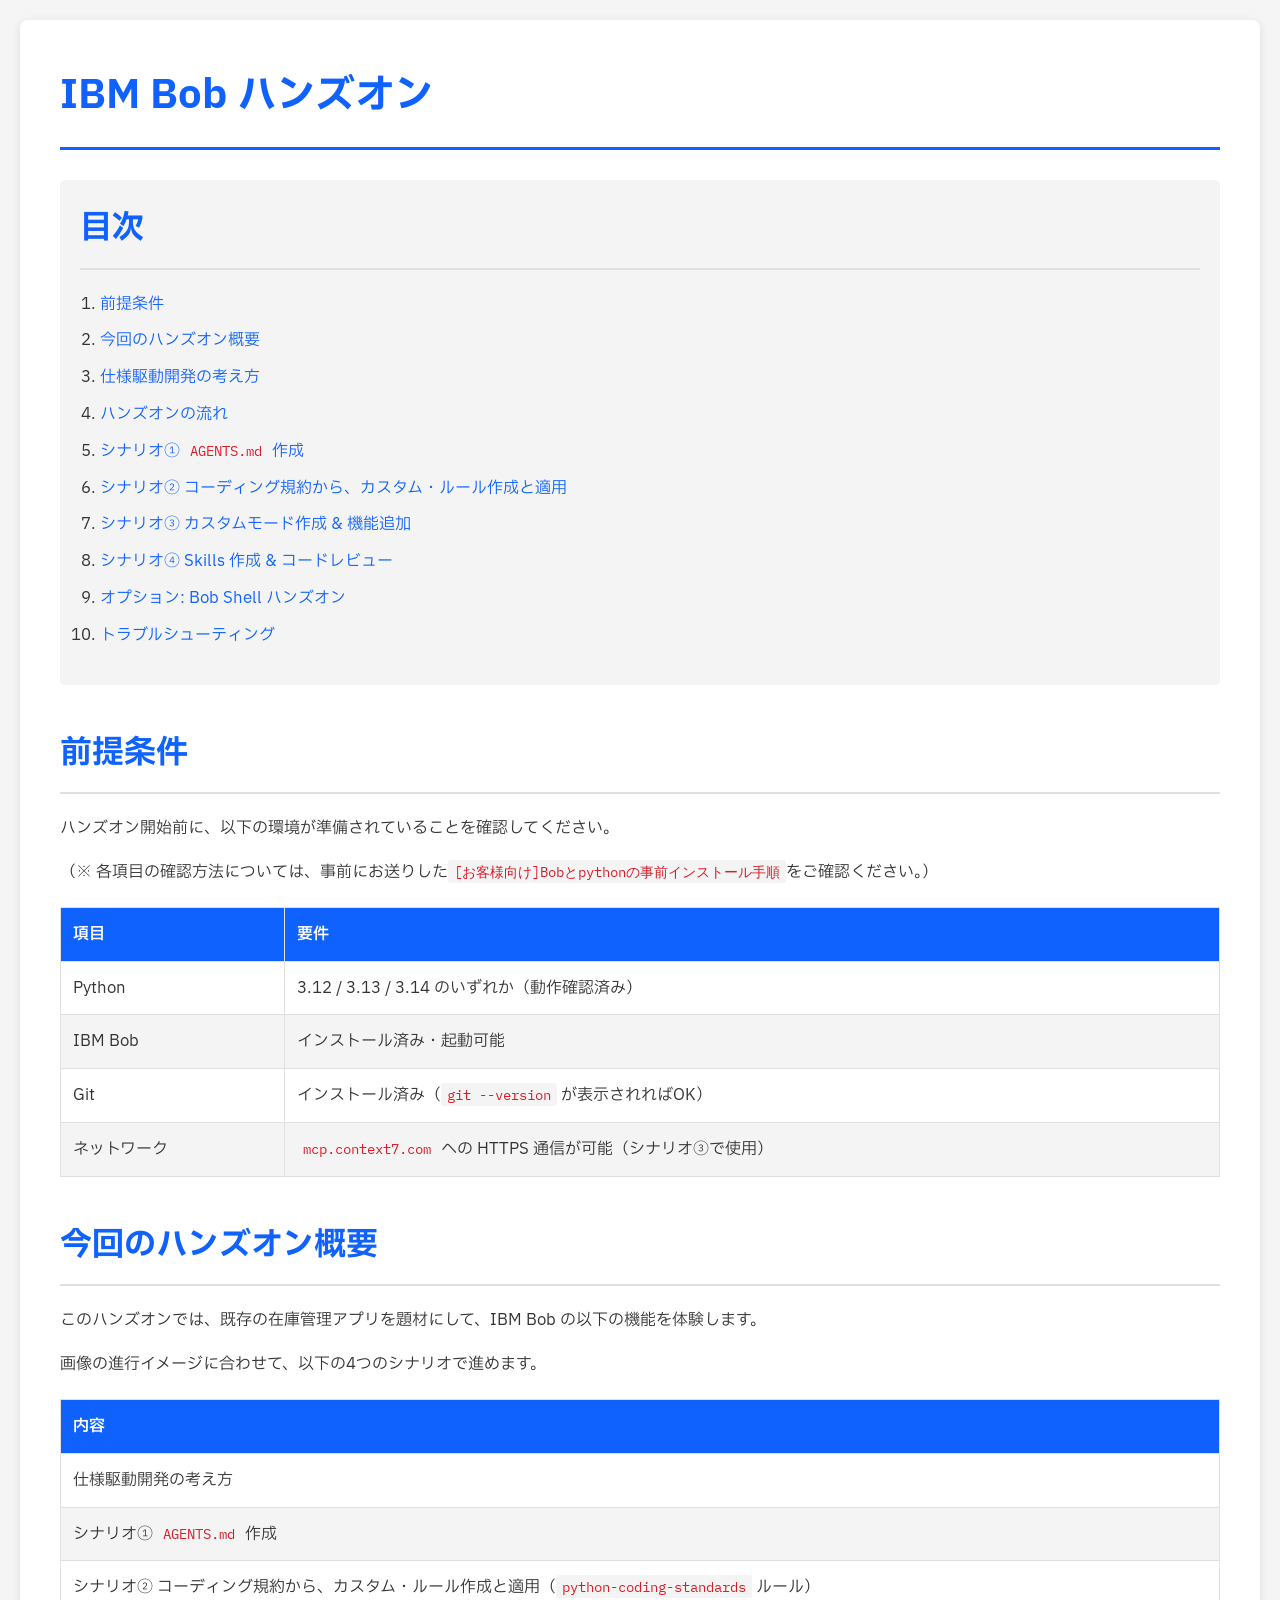
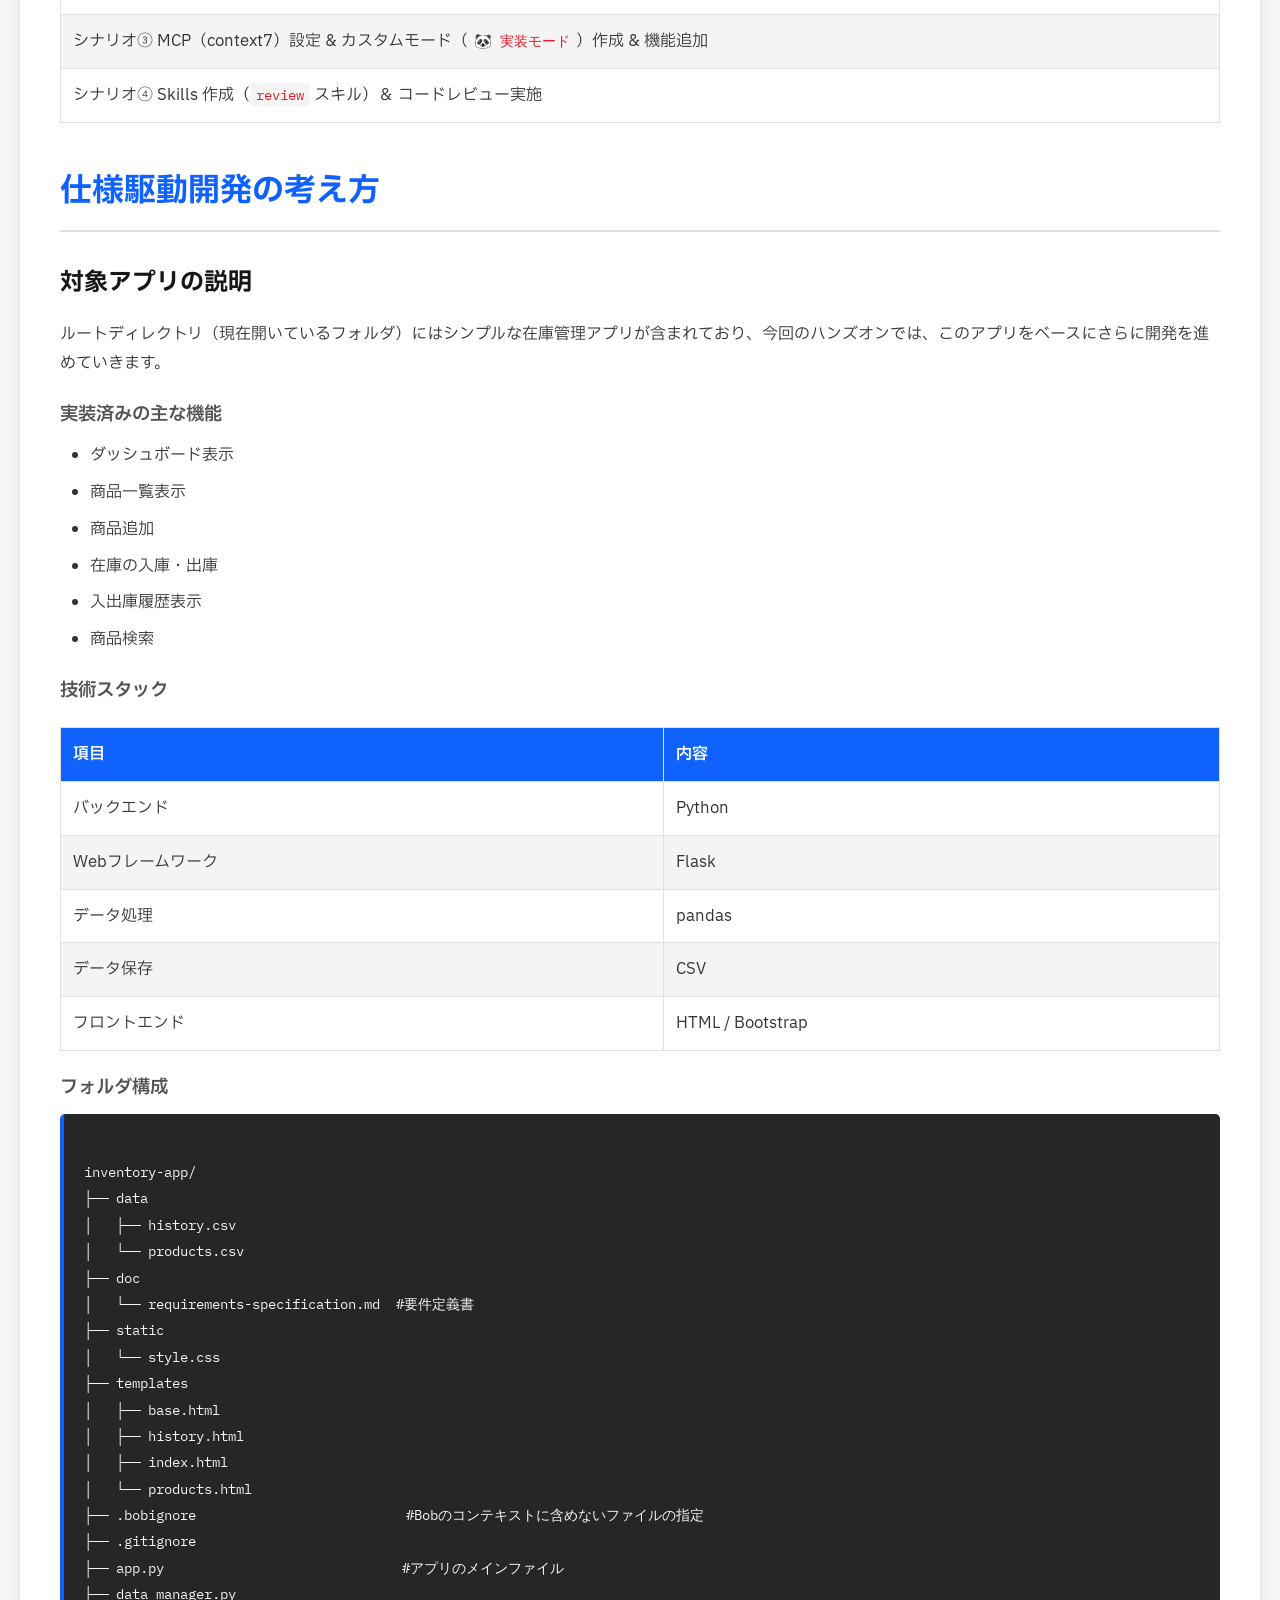
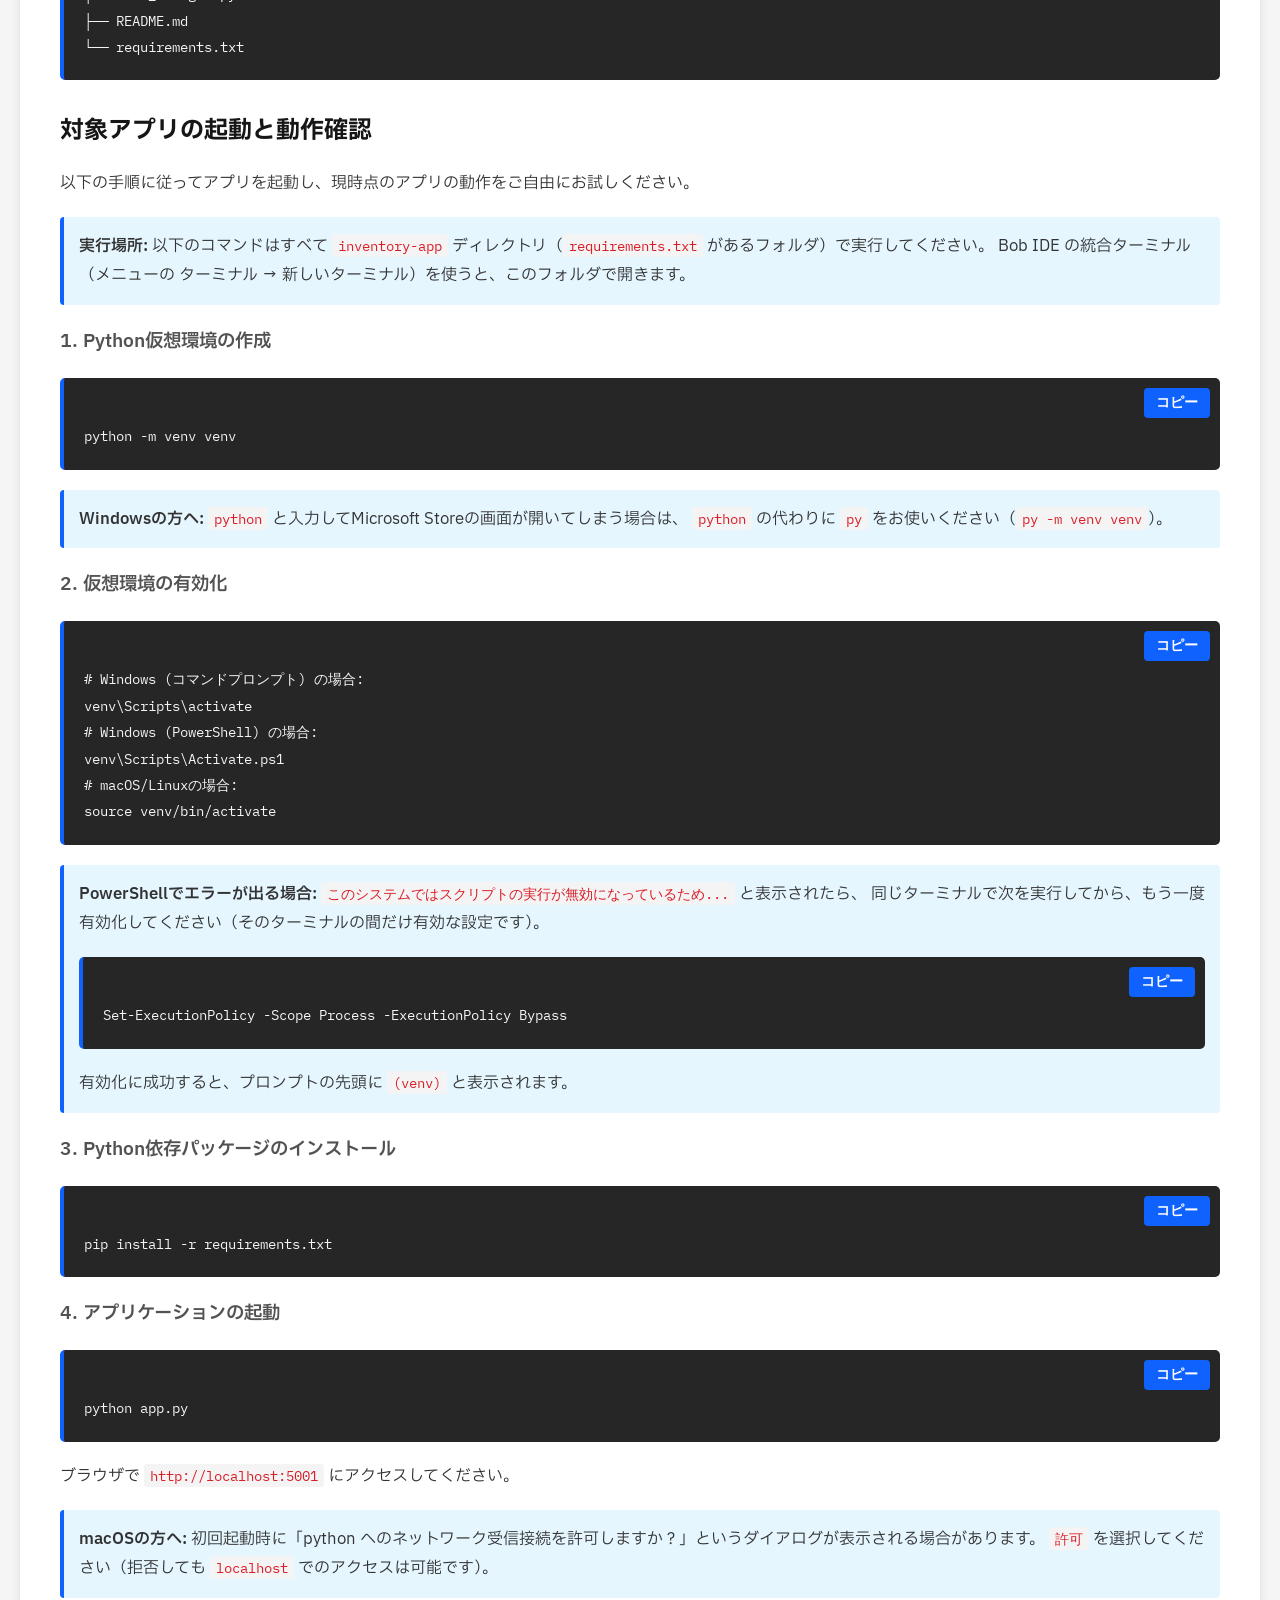
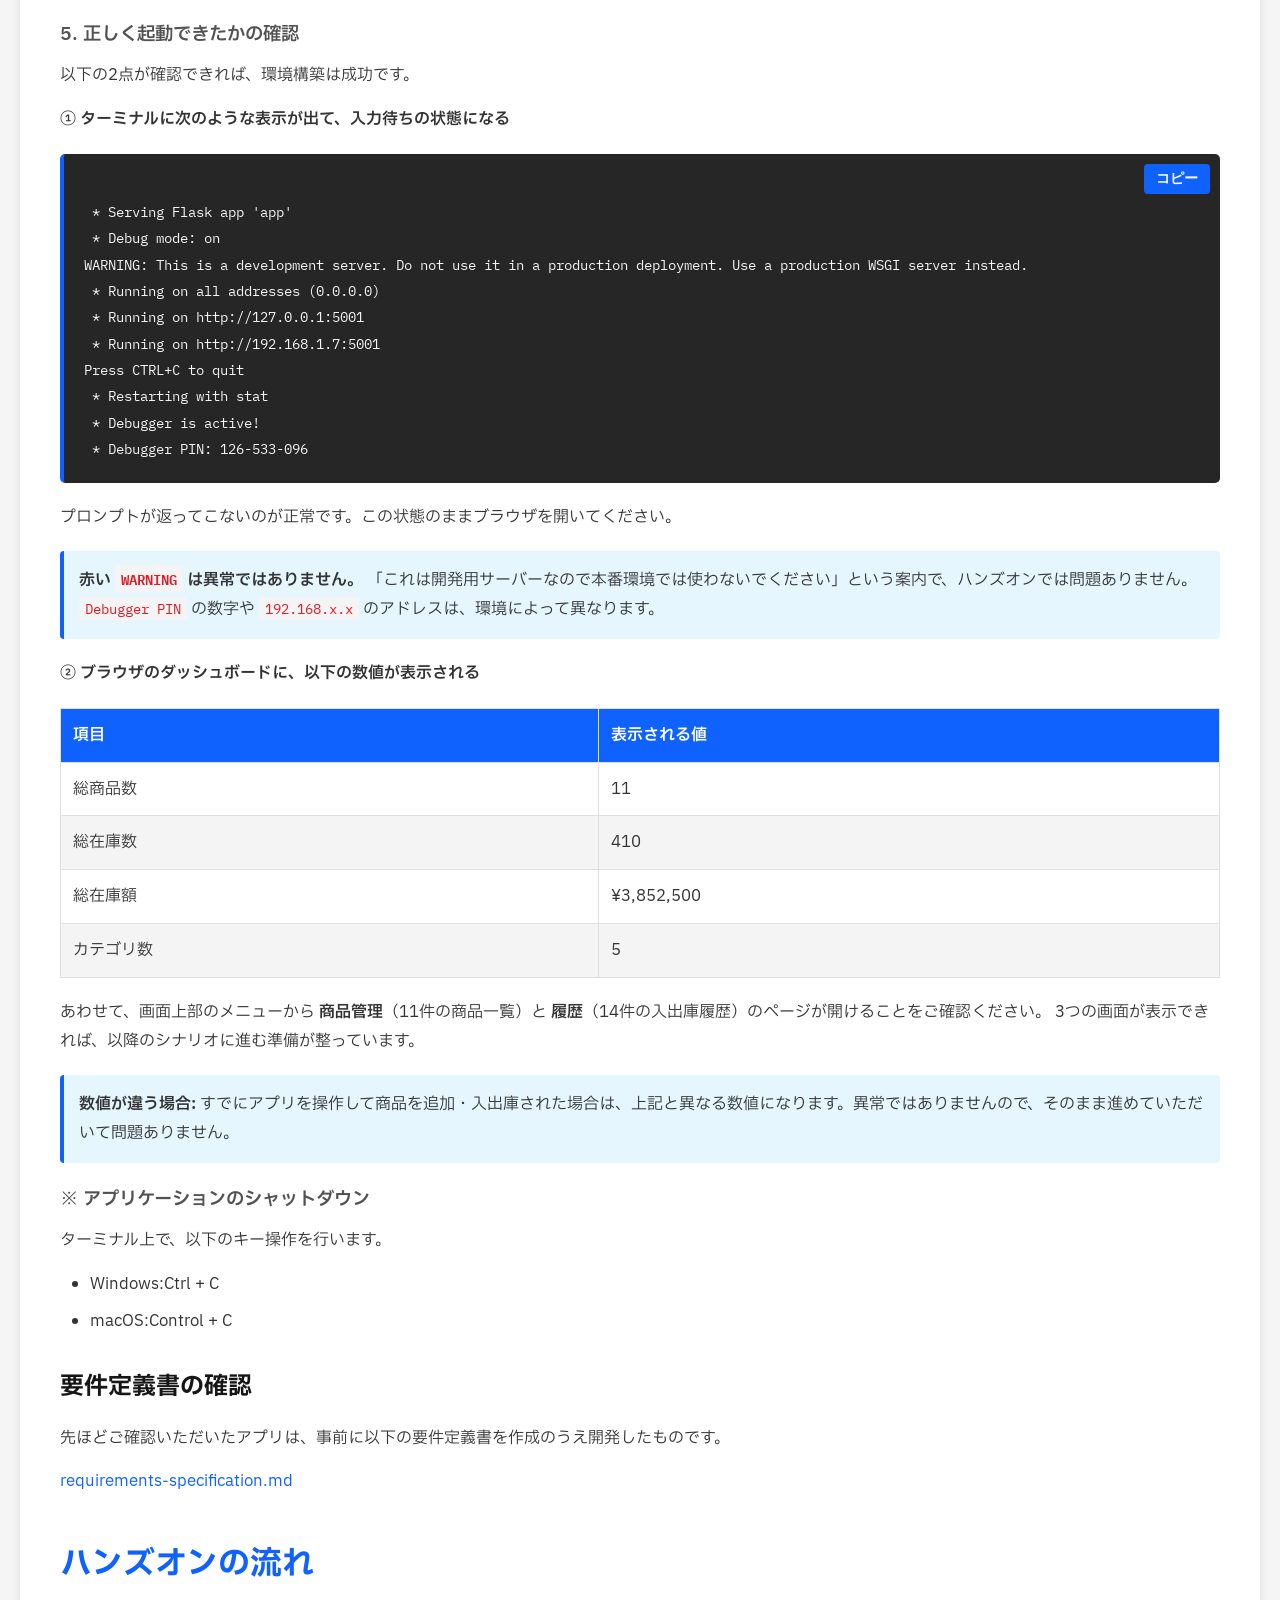
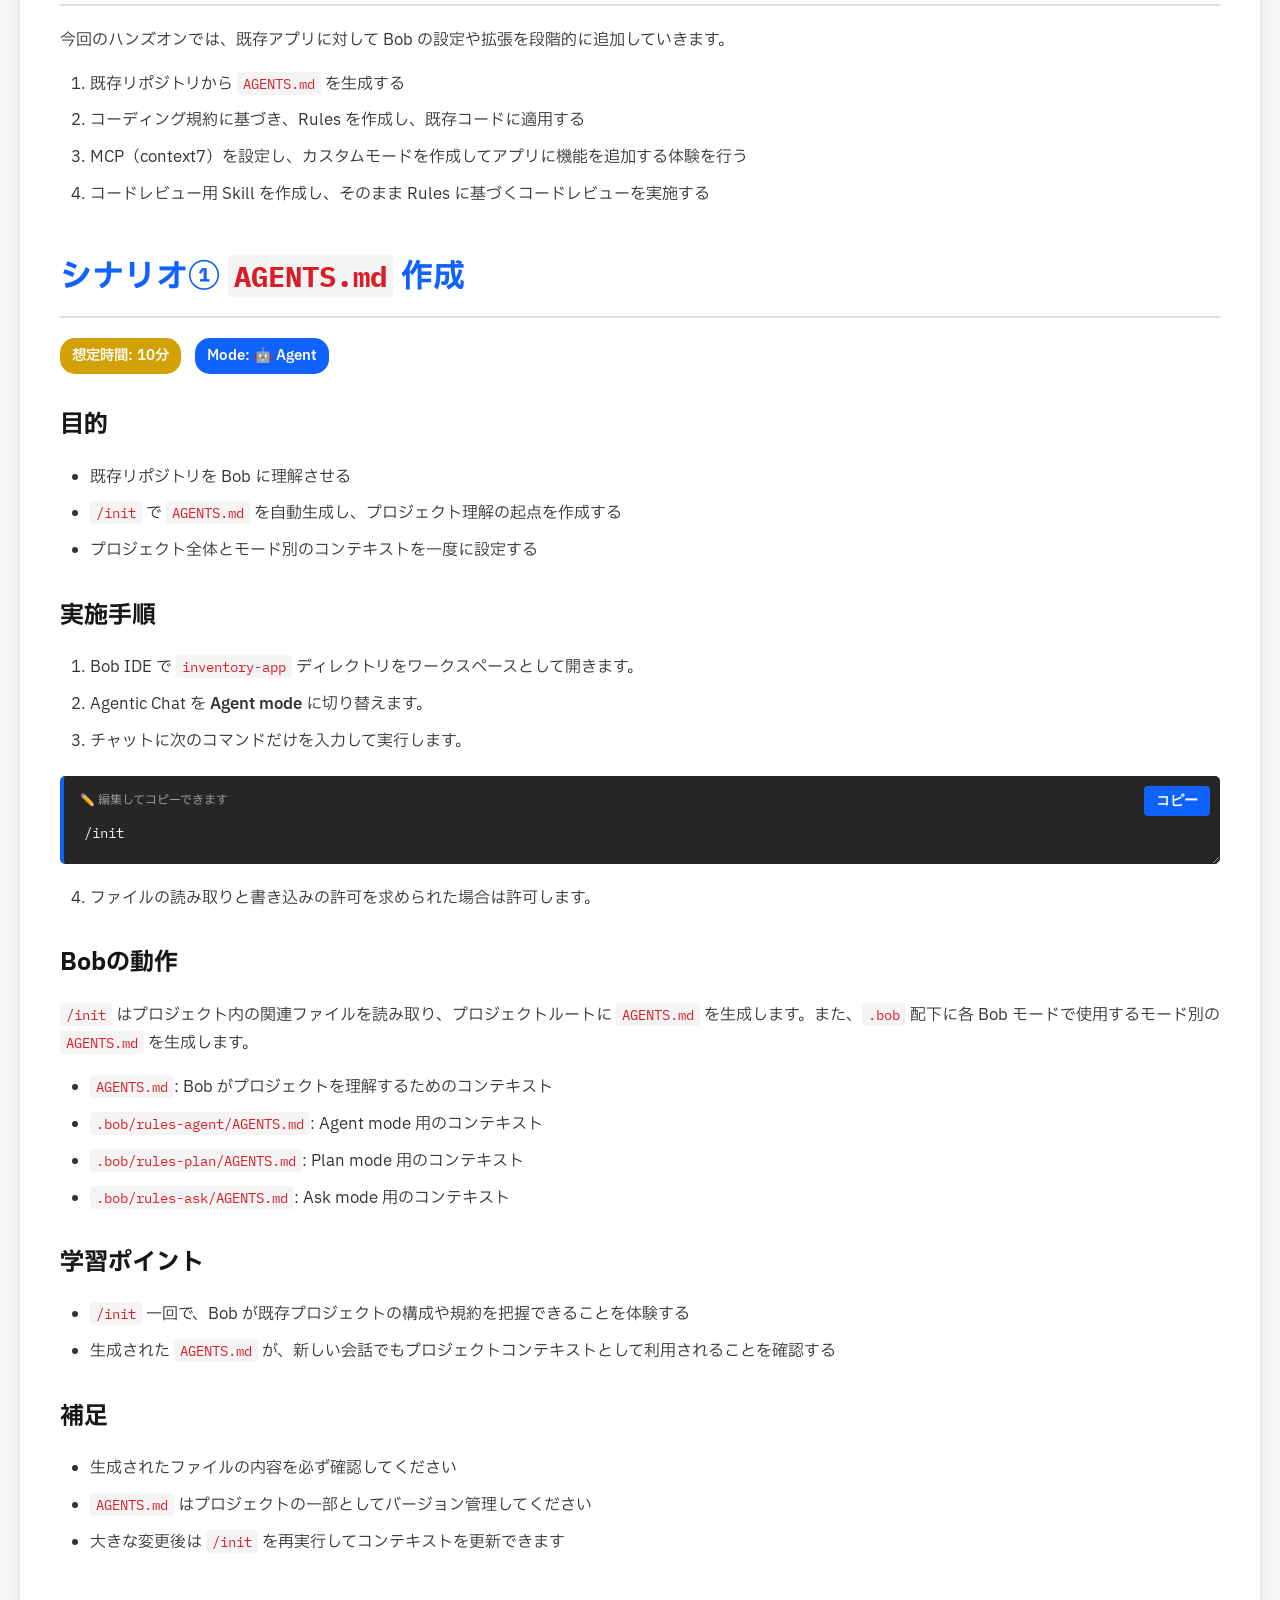
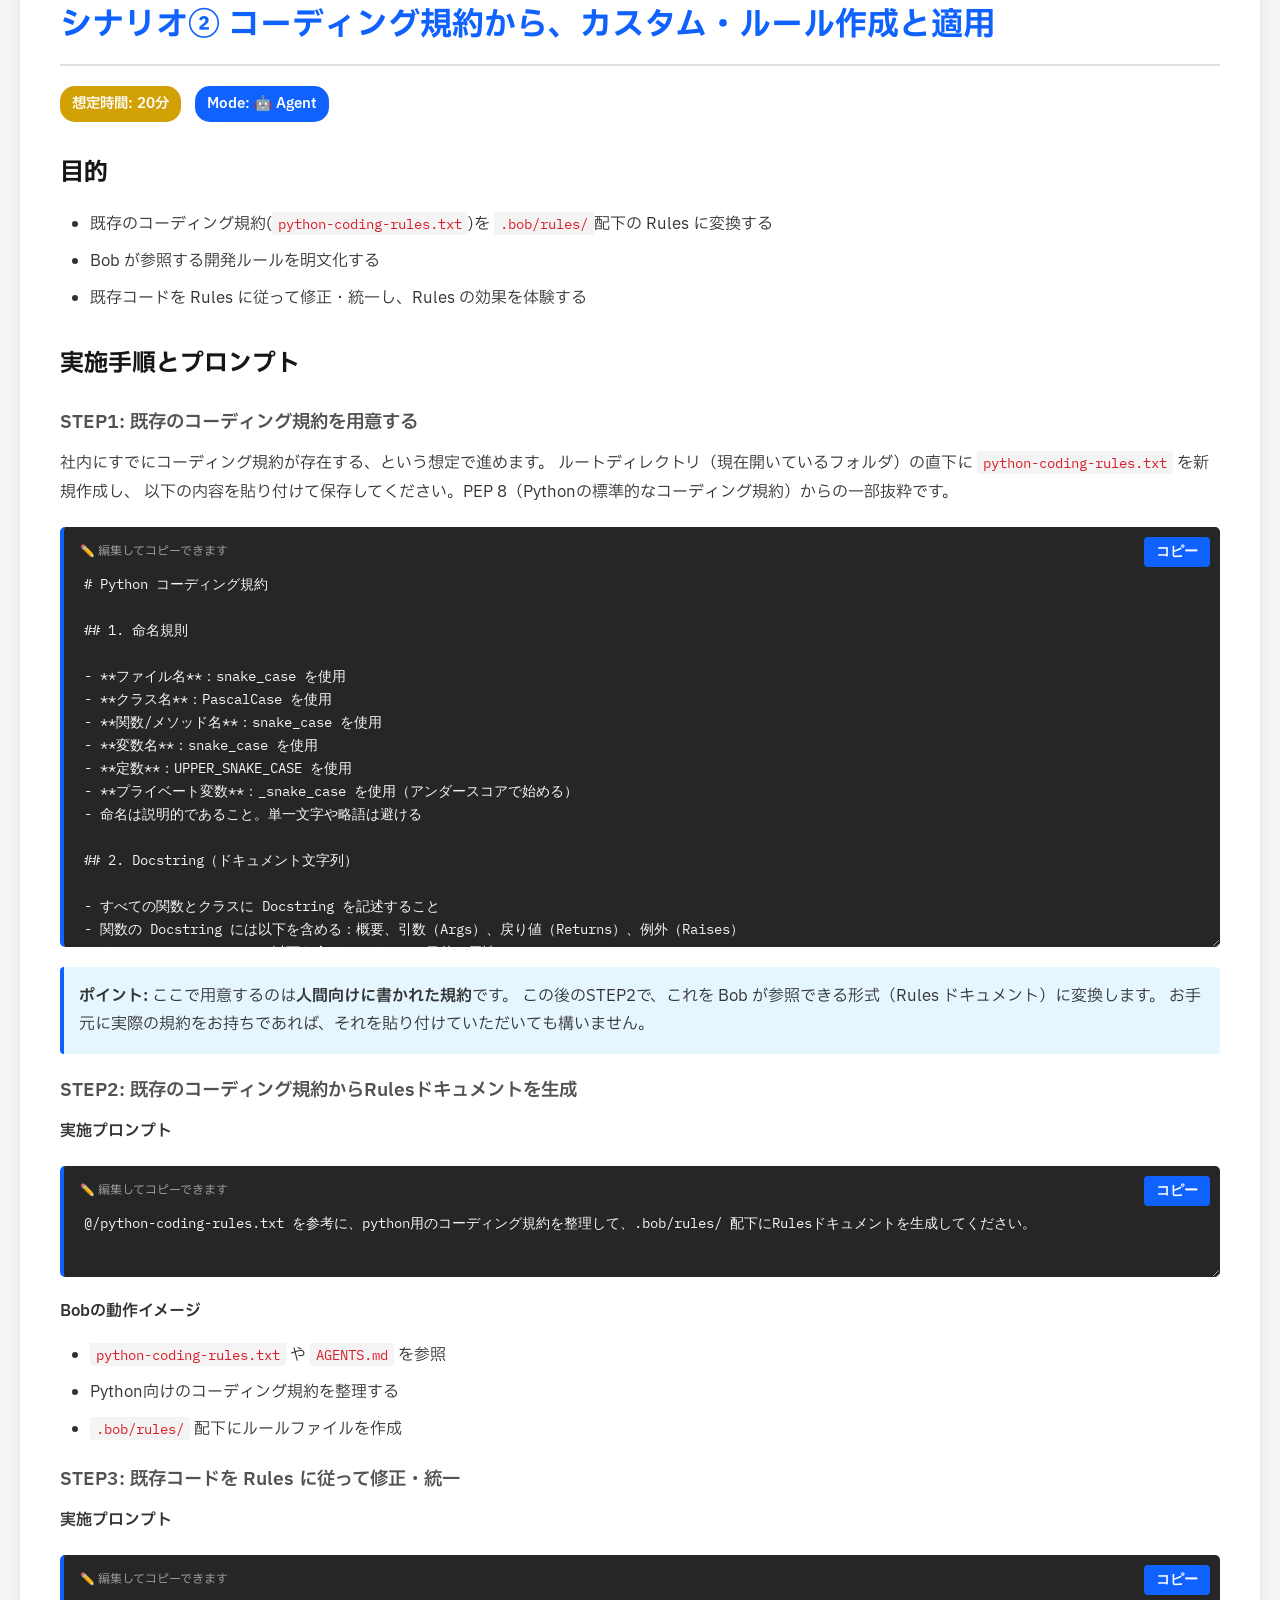
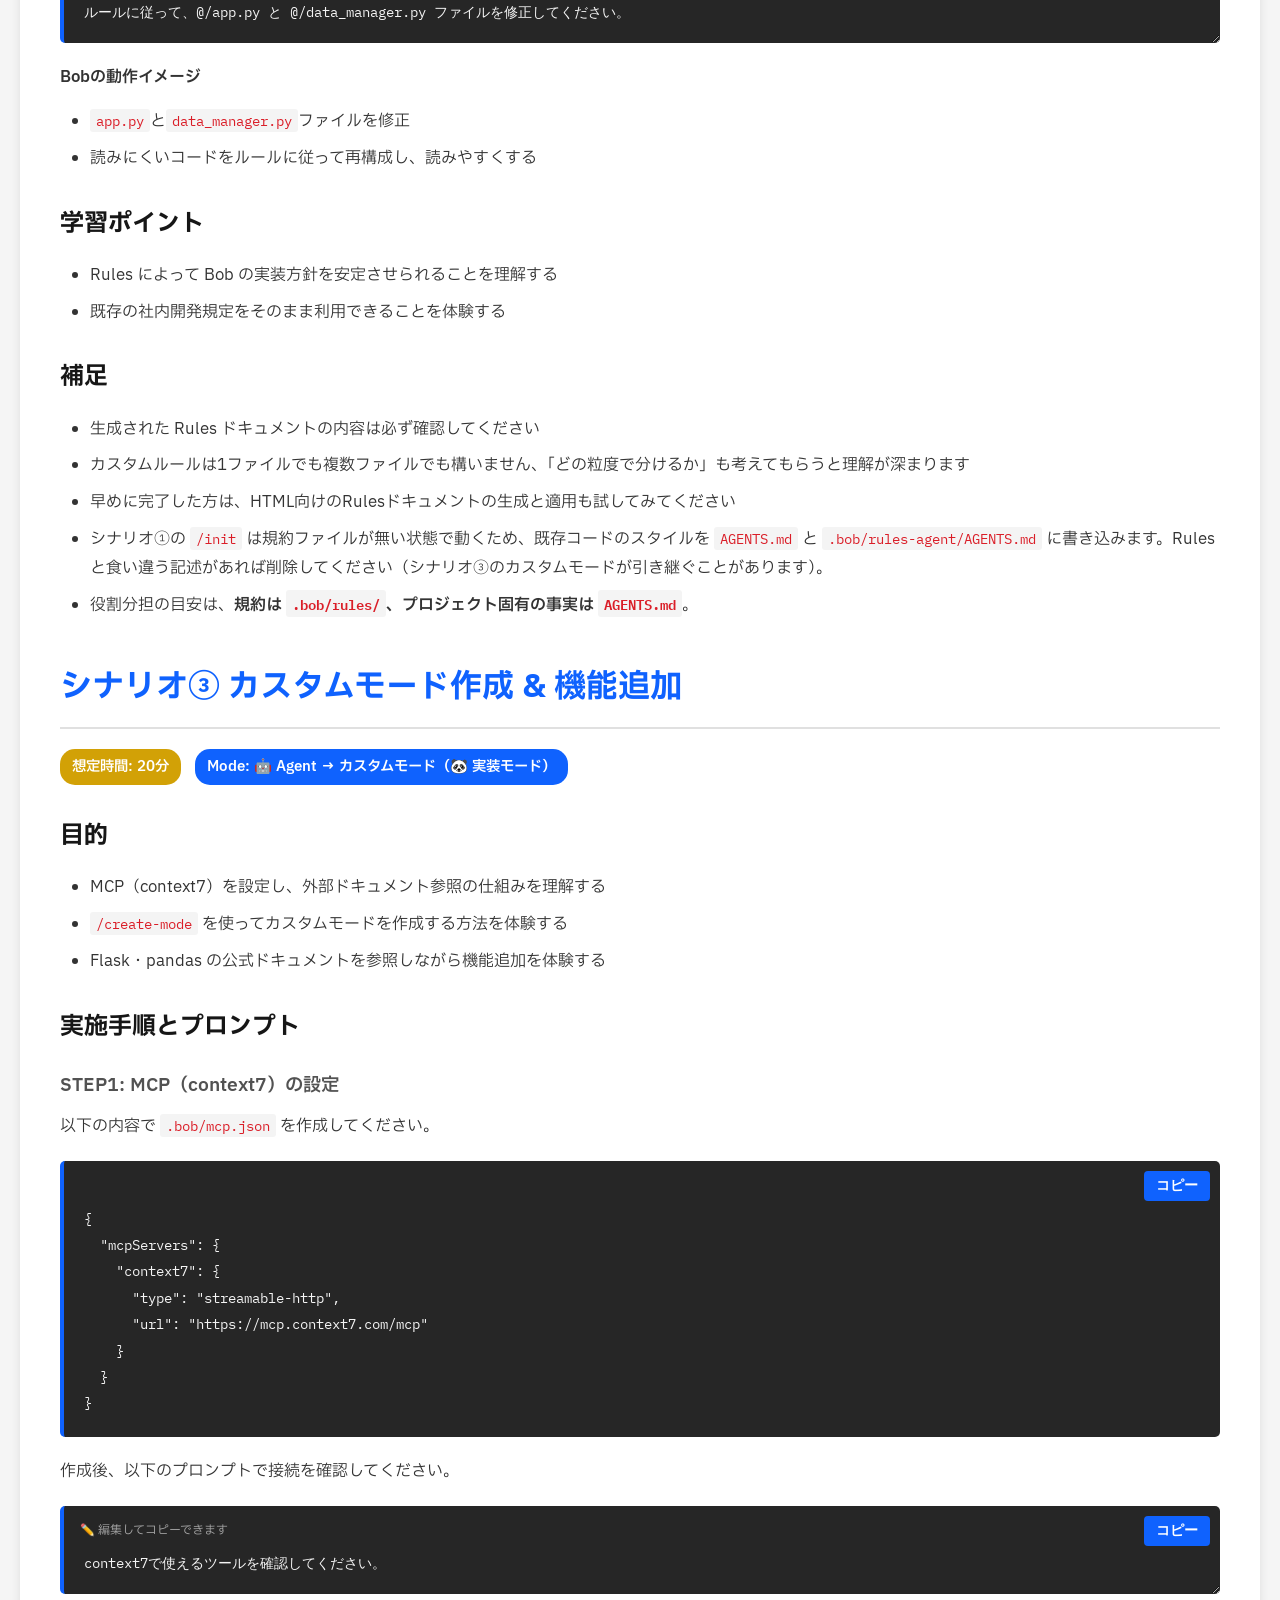
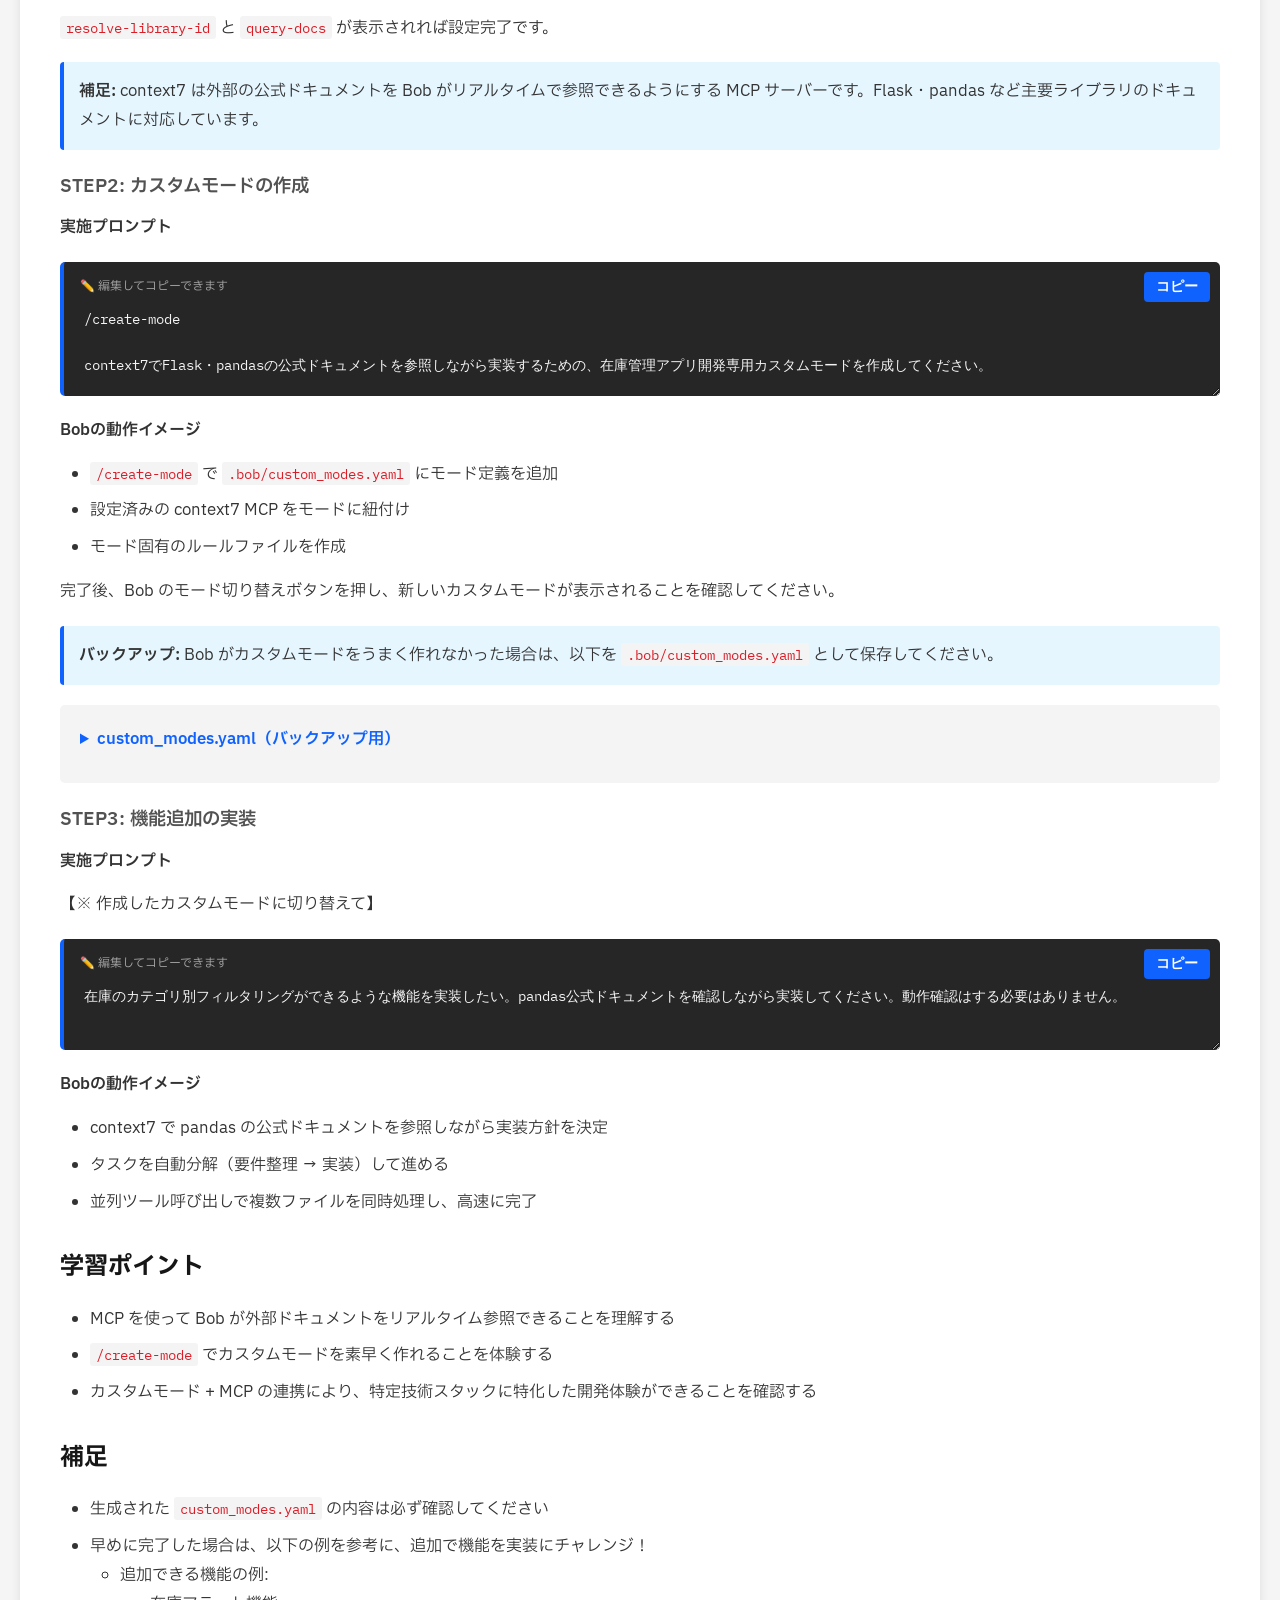
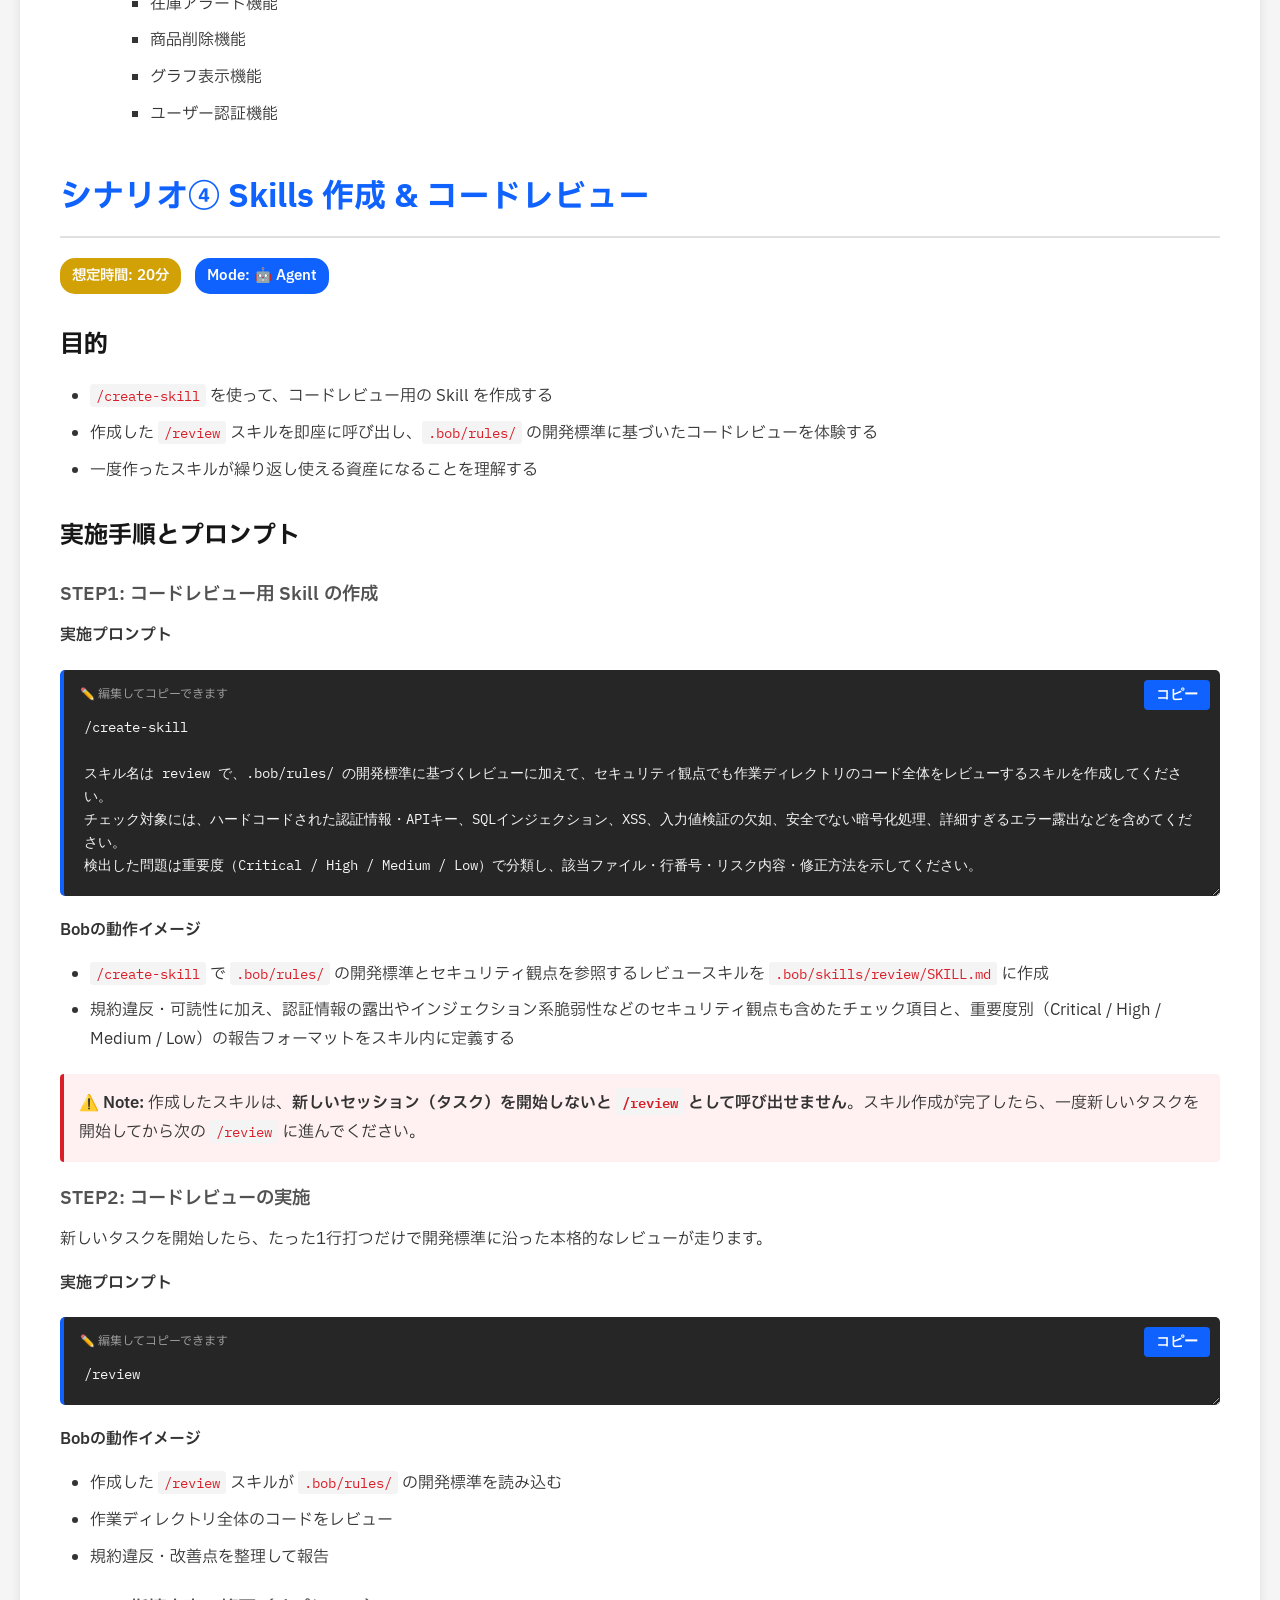
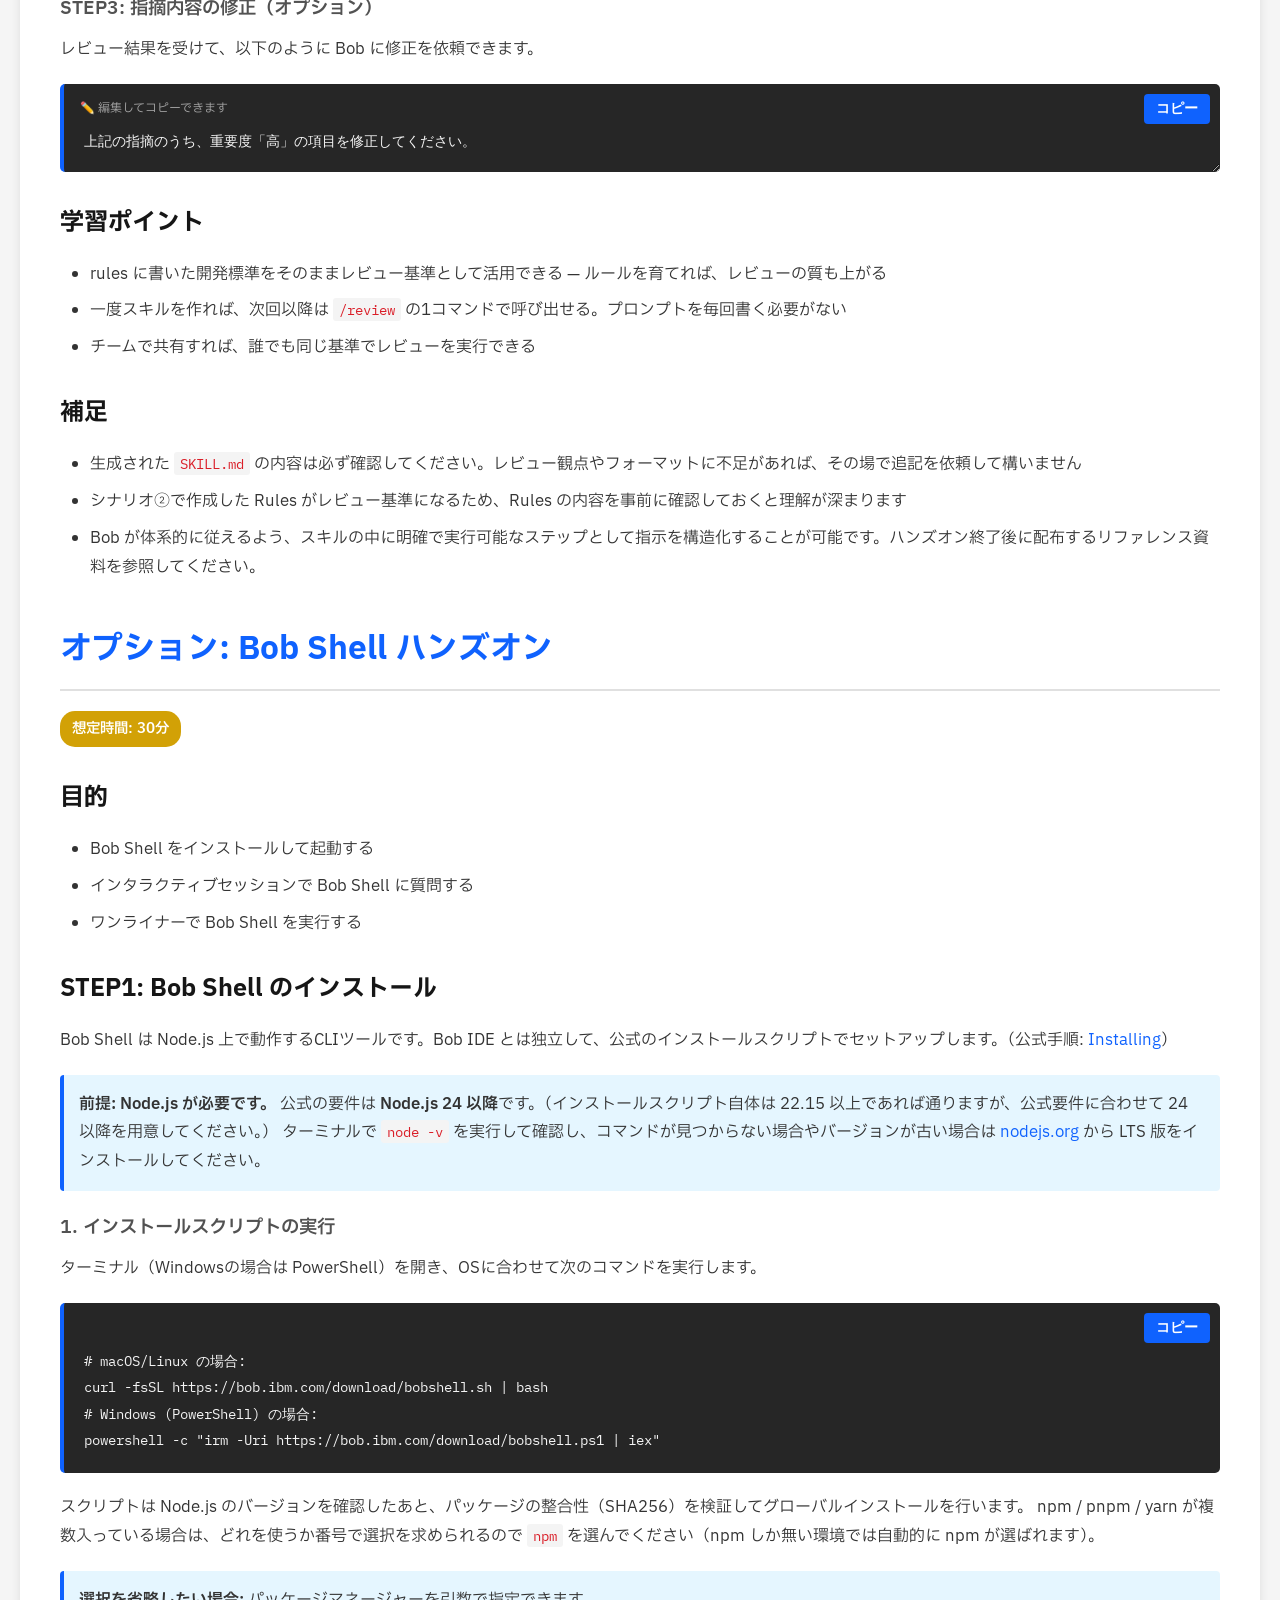
<file: instruction.html>
<!DOCTYPE html>
<html lang="ja">
<head>
    <meta charset="UTF-8">
    <meta name="viewport" content="width=device-width, initial-scale=1.0">
    <title>IBM Bob ハンズオン</title>
    <style>
        @import url('https://fonts.googleapis.com/css2?family=IBM+Plex+Sans+JP:wght@400;600&family=IBM+Plex+Sans:wght@400;600&family=IBM+Plex+Mono&display=swap');
        
        * {
            margin: 0;
            padding: 0;
            box-sizing: border-box;
        }
        
        body {
            font-family: 'IBM Plex Sans JP', 'IBM Plex Sans', -apple-system, BlinkMacSystemFont, "Segoe UI", sans-serif;
            line-height: 1.8;
            color: #333;
            background-color: #f5f5f5;
            padding: 20px;
            padding-left: 280px;
        }
        
        .container {
            max-width: 1300px;
            margin: 0 auto;
            background-color: white;
            padding: 40px;
            box-shadow: 0 2px 10px rgba(0,0,0,0.1);
            border-radius: 8px;
        }
        
        .floating-toc {
            position: fixed;
            left: 30px;
            top: 50%;
            transform: translateY(-50%);
            width: 240px;
            max-height: 80vh;
            overflow-y: auto;
            z-index: 1000;
        }
        
        .floating-toc ul {
            list-style: none;
            margin: 0;
            padding: 0;
        }
        
        .floating-toc li {
            margin-bottom: 12px;
            position: relative;
            padding-left: 20px;
        }
        
        .floating-toc li::before {
            content: '•';
            position: absolute;
            left: 0;
            color: #a8a8a8;
            font-size: 1.2em;
            line-height: 1;
        }
        
        .floating-toc a {
            color: #a8a8a8;
            text-decoration: none;
            display: block;
            transition: all 0.2s;
            font-size: 0.9em;
            line-height: 1.4;
        }
        
        .floating-toc a:hover {
            color: #0f62fe;
            text-decoration: none;
        }
        
        .floating-toc a.active {
            color: #0f62fe;
            font-weight: 600;
        }
        
        .floating-toc a.active::before {
            color: #0f62fe;
        }
        
        @media (max-width: 1400px) {
            body {
                padding-left: 20px;
            }
            
            .floating-toc {
                display: none;
            }
        }
        
        h1 {
            color: #0f62fe;
            font-size: 2.5em;
            margin-bottom: 30px;
            padding-bottom: 15px;
            border-bottom: 3px solid #0f62fe;
        }
        
        h2 {
            color: #0f62fe;
            font-size: 2em;
            margin-top: 40px;
            margin-bottom: 20px;
            padding-bottom: 10px;
            border-bottom: 2px solid #e0e0e0;
        }
        
        h3 {
            color: #161616;
            font-size: 1.5em;
            margin-top: 30px;
            margin-bottom: 15px;
        }
        
        h4 {
            color: #525252;
            font-size: 1.15em;
            font-weight: 600;
            margin-top: 20px;
            margin-bottom: 10px;
        }
        
        p {
            margin-bottom: 15px;
            font-size: 1em;
        }
        
        strong {
            font-weight: 600;
            font-size: 1em;
        }
        
        ul, ol {
            margin-left: 30px;
            margin-bottom: 15px;
        }
        
        li {
            margin-bottom: 8px;
        }
        
        table {
            width: 100%;
            border-collapse: collapse;
            margin: 20px 0;
            background-color: white;
        }
        
        th, td {
            border: 1px solid #e0e0e0;
            padding: 12px;
            text-align: left;
        }
        
        th {
            background-color: #0f62fe;
            color: white;
            font-weight: 600;
        }
        
        tr:nth-child(even) {
            background-color: #f4f4f4;
        }
        
        code {
            background-color: #f4f4f4;
            padding: 2px 6px;
            border-radius: 3px;
            font-family: 'IBM Plex Mono', "Courier New", Courier, monospace;
            font-size: 0.9em;
            color: #da1e28;
        }
        
        .code-block-wrapper {
            position: relative;
            margin: 20px 0;
        }
        
        .copy-button {
            position: absolute;
            top: 10px;
            right: 10px;
            background-color: #0f62fe;
            color: white;
            border: none;
            padding: 6px 12px;
            border-radius: 4px;
            cursor: pointer;
            font-size: 0.85em;
            font-weight: 600;
            transition: background-color 0.2s;
            z-index: 10;
        }
        
        .copy-button:hover {
            background-color: #0353e9;
        }
        
        .copy-button:active {
            background-color: #002d9c;
        }
        
        .copy-button.copied {
            background-color: #24a148;
        }
        
        pre {
            background-color: #262626;
            color: #f4f4f4;
            padding: 20px;
            padding-top: 45px;
            border-radius: 5px;
            overflow-x: auto;
            border-left: 4px solid #0f62fe;
        }
        
        .prompt-textarea.scroll-box {
            max-height: 420px;
            overflow-y: auto;
        }
        
        pre code {
            background-color: transparent;
            color: #f4f4f4;
            padding: 0;
        }
        
        .toc {
            background-color: #f4f4f4;
            padding: 20px;
            border-radius: 5px;
            margin: 30px 0;
        }
        
        .toc h2 {
            margin-top: 0;
        }
        
        .toc ol {
            margin-left: 20px;
        }
        
        .toc a {
            color: #0f62fe;
            text-decoration: none;
        }
        
        .toc a:hover {
            text-decoration: underline;
        }
        
        .badge {
            display: inline-block;
            padding: 5px 12px;
            border-radius: 15px;
            font-size: 0.9em;
            font-weight: 600;
            margin-right: 10px;
        }
        
        .badge-time {
            background-color: #d2a106;
            color: white;
        }
        
        .badge-mode {
            background-color: #0f62fe;
            color: white;
        }
        
        .note {
            background-color: #e5f6ff;
            border-left: 4px solid #0f62fe;
            padding: 15px;
            margin: 20px 0;
            border-radius: 4px;
        }
        
        .warning {
            background-color: #fff1f1;
            border-left: 4px solid #da1e28;
            padding: 15px;
            margin: 20px 0;
            border-radius: 4px;
        }
        
        details {
            background-color: #f4f4f4;
            padding: 15px;
            border-radius: 5px;
            margin: 15px 0;
            position: relative;
        }
        
        details .copy-button {
            top: 15px;
            right: 15px;
        }
        
        summary {
            cursor: pointer;
            font-weight: 600;
            color: #0f62fe;
            padding: 5px;
            margin-bottom: 10px;
        }
        
        summary:hover {
            background-color: #e0e0e0;
            border-radius: 3px;
        }
        
        a {
            color: #0f62fe;
            text-decoration: none;
        }
        
        a:hover {
            text-decoration: underline;
        }
        
        .folder-structure {
            background-color: #f4f4f4;
            padding: 15px;
            border-radius: 5px;
            font-family: 'IBM Plex Mono', "Courier New", Courier, monospace;
            font-size: 0.9em;
        }

        .prompt-textarea {
            display: block;
            width: 100%;
            box-sizing: border-box;
            background-color: #262626;
            color: #f4f4f4;
            padding: 20px;
            padding-top: 45px;
            border: none;
            border-left: 4px solid #0f62fe;
            border-radius: 5px;
            font-family: 'IBM Plex Mono', "Courier New", Courier, monospace;
            font-size: 0.9em;
            line-height: 1.6;
            resize: vertical;
            overflow: hidden;
        }

        .prompt-textarea:focus {
            outline: 2px solid #78a9ff;
            outline-offset: -2px;
        }

        .prompt-hint {
            position: absolute;
            top: 14px;
            left: 20px;
            font-size: 0.75em;
            color: #a8a8a8;
            z-index: 10;
            pointer-events: none;
        }
    </style>
    <script>
        function copyToClipboard(button, text) {
            navigator.clipboard.writeText(text).then(function() {
                const originalText = button.textContent;
                button.textContent = 'コピー完了!';
                button.classList.add('copied');
                setTimeout(function() {
                    button.textContent = originalText;
                    button.classList.remove('copied');
                }, 2000);
            }).catch(function(err) {
                console.error('コピーに失敗しました:', err);
            });
        }
        
        document.addEventListener('DOMContentLoaded', function() {
            // プロンプトブロックにコピーボタンを追加（detailsの中にあるものとフォルダ構成は除外）
            document.querySelectorAll('pre code').forEach(function(codeBlock) {
                const pre = codeBlock.parentElement;
                
                // detailsの中にあるpreは既にdetailsレベルでボタンを追加するのでスキップ
                if (pre.closest('details')) {
                    return;
                }
                
                // フォルダ構成のコードブロックはスキップ（ツリー構造を含むもの）
                const codeText = codeBlock.textContent;
                if (codeText.includes('├──') || codeText.includes('└──')) {
                    return;
                }
                
                const wrapper = document.createElement('div');
                wrapper.className = 'code-block-wrapper';
                pre.parentNode.insertBefore(wrapper, pre);
                wrapper.appendChild(pre);
                
                const button = document.createElement('button');
                button.className = 'copy-button';
                button.textContent = 'コピー';
                button.onclick = function() {
                    copyToClipboard(button, codeBlock.textContent);
                };
                wrapper.appendChild(button);
            });
            
            // detailsブロックにコピーボタンを追加
            document.querySelectorAll('details').forEach(function(details) {
                const codeBlock = details.querySelector('pre code');
                if (codeBlock) {
                    const button = document.createElement('button');
                    button.className = 'copy-button';
                    button.textContent = 'コピー';
                    button.onclick = function() {
                        copyToClipboard(button, codeBlock.textContent);
                    };
                    details.appendChild(button);
                }
            });
            
            // プロンプト用テキストエリア（編集してコピー可能）にコピーボタンを追加し、内容に合わせて高さを自動調整
            function resizePromptTextarea(textarea) {
                textarea.style.height = 'auto';
                textarea.style.height = textarea.scrollHeight + 'px';
            }
            document.querySelectorAll('.prompt-textarea').forEach(function(textarea) {
                resizePromptTextarea(textarea);
                textarea.addEventListener('input', function() {
                    resizePromptTextarea(textarea);
                });
                const wrapper = textarea.closest('.code-block-wrapper');
                if (wrapper && !wrapper.querySelector('.copy-button')) {
                    const button = document.createElement('button');
                    button.className = 'copy-button';
                    button.textContent = 'コピー';
                    button.onclick = function() {
                        copyToClipboard(button, textarea.value);
                    };
                    wrapper.appendChild(button);
                }
            });
            // Webフォント読み込み完了後に高さを再計算（フォント切り替えによるズレを防止）
            window.addEventListener('load', function() {
                document.querySelectorAll('.prompt-textarea').forEach(resizePromptTextarea);
            });

            // 浮動目次のアクティブ状態を更新
            function updateActiveTocItem() {
                const scrollPosition = window.scrollY + 100;
                const sections = document.querySelectorAll('h2[id]');
                
                let currentSection = '';
                sections.forEach(function(section) {
                    const sectionTop = section.offsetTop;
                    if (scrollPosition >= sectionTop) {
                        currentSection = section.getAttribute('id');
                    }
                });
                
                document.querySelectorAll('.floating-toc a').forEach(function(link) {
                    link.classList.remove('active');
                    if (link.getAttribute('href') === '#' + currentSection) {
                        link.classList.add('active');
                    }
                });
            }
            
            // スクロール時にアクティブ項目を更新
            window.addEventListener('scroll', updateActiveTocItem);
            updateActiveTocItem();
        });
    </script>
</head>
<body>
    <!-- 浮動目次 -->
    <nav class="floating-toc">
        <ul>
            <li><a href="#前提条件">前提条件</a></li>
            <li><a href="#今回のハンズオン概要">今回のハンズオン概要</a></li>
            <li><a href="#仕様駆動開発の考え方">仕様駆動開発の考え方</a></li>
            <li><a href="#ハンズオンの流れ">ハンズオンの流れ</a></li>
            <li><a href="#シナリオ1">シナリオ① AGENTS.md 作成</a></li>
            <li><a href="#シナリオ2">シナリオ② カスタム・ルール作成</a></li>
            <li><a href="#シナリオ3">シナリオ③ カスタムモード作成 &amp; 機能追加</a></li>
            <li><a href="#シナリオ4">シナリオ④ Skills 作成 &amp; コードレビュー</a></li>
            <li><a href="#optional-bobshell">オプション: Bob Shell ハンズオン</a></li>
            <li><a href="#トラブルシューティング">トラブルシューティング</a></li>
        </ul>
    </nav>
    
    <div class="container">
        <h1>IBM Bob ハンズオン</h1>
        
        <div class="toc">
            <h2>目次</h2>
            <ol>
                <li><a href="#前提条件">前提条件</a></li>
                <li><a href="#今回のハンズオン概要">今回のハンズオン概要</a></li>
                <li><a href="#仕様駆動開発の考え方">仕様駆動開発の考え方</a></li>
                <li><a href="#ハンズオンの流れ">ハンズオンの流れ</a></li>
                <li><a href="#シナリオ1">シナリオ① <code>AGENTS.md</code> 作成</a></li>
                <li><a href="#シナリオ2">シナリオ② コーディング規約から、カスタム・ルール作成と適用</a></li>
                <li><a href="#シナリオ3">シナリオ③ カスタムモード作成 &amp; 機能追加</a></li>
                <li><a href="#シナリオ4">シナリオ④ Skills 作成 &amp; コードレビュー</a></li>
                <li><a href="#optional-bobshell">オプション: Bob Shell ハンズオン</a></li>
                <li><a href="#トラブルシューティング">トラブルシューティング</a></li>
            </ol>
        </div>
        
        <h2 id="前提条件">前提条件</h2>
        
        <p>ハンズオン開始前に、以下の環境が準備されていることを確認してください。</p>
        
        <p>（※ 各項目の確認方法については、事前にお送りした<code>[お客様向け]Bobとpythonの事前インストール手順</code>をご確認ください。）</p>
        
        <table>
            <thead>
                <tr>
                    <th>項目</th>
                    <th>要件</th>
                </tr>
            </thead>
            <tbody>
                <tr>
                    <td>Python</td>
                    <td>3.12 / 3.13 / 3.14 のいずれか（動作確認済み）</td>
                </tr>
                <tr>
                    <td>IBM Bob</td>
                    <td>インストール済み・起動可能</td>
                </tr>
                <tr>
                    <td>Git</td>
                    <td>インストール済み（<code>git --version</code> が表示されればOK）</td>
                </tr>
                <tr>
                    <td>ネットワーク</td>
                    <td><code>mcp.context7.com</code> への HTTPS 通信が可能（シナリオ③で使用）</td>
                </tr>
            </tbody>
        </table>
        
        <h2 id="今回のハンズオン概要">今回のハンズオン概要</h2>
        
        <p>このハンズオンでは、既存の在庫管理アプリを題材にして、IBM Bob の以下の機能を体験します。</p>
        
        <p>画像の進行イメージに合わせて、以下の4つのシナリオで進めます。</p>
        
        <table>
            <thead>
                <tr>
                    <th>内容</th>
                </tr>
            </thead>
            <tbody>
                <tr>
                    <td>仕様駆動開発の考え方</td>
                </tr>
                <tr>
                    <td>シナリオ① <code>AGENTS.md</code> 作成</td>
                </tr>
                <tr>
                    <td>シナリオ② コーディング規約から、カスタム・ルール作成と適用（<code>python-coding-standards</code> ルール）</td>
                </tr>
                <tr>
                    <td>シナリオ③ MCP（context7）設定 &amp; カスタムモード（<code>🐼 実装モード</code>）作成 &amp; 機能追加</td>
                </tr>
                <tr>
                    <td>シナリオ④ Skills 作成（<code>review</code> スキル）＆ コードレビュー実施</td>
                </tr>
            </tbody>
        </table>
        
        <h2 id="仕様駆動開発の考え方">仕様駆動開発の考え方</h2>
        
        <h3>対象アプリの説明</h3>
        
        <p>ルートディレクトリ（現在開いているフォルダ）にはシンプルな在庫管理アプリが含まれており、今回のハンズオンでは、このアプリをベースにさらに開発を進めていきます。</p>
        
        <h4>実装済みの主な機能</h4>
        
        <ul>
            <li>ダッシュボード表示</li>
            <li>商品一覧表示</li>
            <li>商品追加</li>
            <li>在庫の入庫・出庫</li>
            <li>入出庫履歴表示</li>
            <li>商品検索</li>
        </ul>
        
        <h4>技術スタック</h4>
        
        <table>
            <thead>
                <tr>
                    <th>項目</th>
                    <th>内容</th>
                </tr>
            </thead>
            <tbody>
                <tr>
                    <td>バックエンド</td>
                    <td>Python</td>
                </tr>
                <tr>
                    <td>Webフレームワーク</td>
                    <td>Flask</td>
                </tr>
                <tr>
                    <td>データ処理</td>
                    <td>pandas</td>
                </tr>
                <tr>
                    <td>データ保存</td>
                    <td>CSV</td>
                </tr>
                <tr>
                    <td>フロントエンド</td>
                    <td>HTML / Bootstrap</td>
                </tr>
            </tbody>
        </table>
        
        <h4>フォルダ構成</h4>
        
        <pre><code>inventory-app/
├── data
│   ├── history.csv
│   └── products.csv
├── doc
│   └── requirements-specification.md  #要件定義書
├── static
│   └── style.css
├── templates
│   ├── base.html
│   ├── history.html
│   ├── index.html
│   └── products.html
├── .bobignore　　　　　　　　　　　　　　　#Bobのコンテキストに含めないファイルの指定
├── .gitignore
├── app.py　　　　　　　　　　　　　　　　　#アプリのメインファイル
├── data_manager.py
├── README.md
└── requirements.txt</code></pre>
        
        <h3>対象アプリの起動と動作確認</h3>
        
        <p>以下の手順に従ってアプリを起動し、現時点のアプリの動作をご自由にお試しください。</p>

        <div class="note">
            <strong>実行場所:</strong> 以下のコマンドはすべて <code>inventory-app</code> ディレクトリ（<code>requirements.txt</code> があるフォルダ）で実行してください。
            Bob IDE の統合ターミナル（メニューの ターミナル → 新しいターミナル）を使うと、このフォルダで開きます。
        </div>

        <h4>1. Python仮想環境の作成</h4>
        
        <pre><code>python -m venv venv</code></pre>

        <div class="note">
            <strong>Windowsの方へ:</strong> <code>python</code> と入力してMicrosoft Storeの画面が開いてしまう場合は、
            <code>python</code> の代わりに <code>py</code> をお使いください（<code>py -m venv venv</code>）。
        </div>

        <h4>2. 仮想環境の有効化</h4>

            <pre><code># Windows (コマンドプロンプト) の場合:
venv\Scripts\activate
# Windows (PowerShell) の場合:
venv\Scripts\Activate.ps1
# macOS/Linuxの場合:
source venv/bin/activate</code></pre>

        <div class="note">
            <strong>PowerShellでエラーが出る場合:</strong>
            <code>このシステムではスクリプトの実行が無効になっているため...</code> と表示されたら、
            同じターミナルで次を実行してから、もう一度有効化してください（そのターミナルの間だけ有効な設定です）。
            <pre><code>Set-ExecutionPolicy -Scope Process -ExecutionPolicy Bypass</code></pre>
            有効化に成功すると、プロンプトの先頭に <code>(venv)</code> と表示されます。
        </div>
        
        <h4>3. Python依存パッケージのインストール</h4>
        
        <pre><code>pip install -r requirements.txt</code></pre>
        
        <h4>4. アプリケーションの起動</h4>
        
        <pre><code>python app.py</code></pre>
        
        <p>ブラウザで <code>http://localhost:5001</code> にアクセスしてください。</p>

        <div class="note">
            <strong>macOSの方へ:</strong> 初回起動時に「python へのネットワーク受信接続を許可しますか？」というダイアログが表示される場合があります。
            <code>許可</code> を選択してください（拒否しても <code>localhost</code> でのアクセスは可能です）。
        </div>

        <h4>5. 正しく起動できたかの確認</h4>

        <p>以下の2点が確認できれば、環境構築は成功です。</p>

        <p><strong>① ターミナルに次のような表示が出て、入力待ちの状態になる</strong></p>

        <pre><code> * Serving Flask app 'app'
 * Debug mode: on
WARNING: This is a development server. Do not use it in a production deployment. Use a production WSGI server instead.
 * Running on all addresses (0.0.0.0)
 * Running on http://127.0.0.1:5001
 * Running on http://192.168.1.7:5001
Press CTRL+C to quit
 * Restarting with stat
 * Debugger is active!
 * Debugger PIN: 126-533-096</code></pre>

        <p>プロンプトが返ってこないのが正常です。この状態のままブラウザを開いてください。</p>

        <div class="note">
            <strong>赤い <code>WARNING</code> は異常ではありません。</strong>
            「これは開発用サーバーなので本番環境では使わないでください」という案内で、ハンズオンでは問題ありません。
            <code>Debugger PIN</code> の数字や <code>192.168.x.x</code> のアドレスは、環境によって異なります。
        </div>

        <p><strong>② ブラウザのダッシュボードに、以下の数値が表示される</strong></p>

        <table>
            <thead>
                <tr>
                    <th>項目</th>
                    <th>表示される値</th>
                </tr>
            </thead>
            <tbody>
                <tr>
                    <td>総商品数</td>
                    <td>11</td>
                </tr>
                <tr>
                    <td>総在庫数</td>
                    <td>410</td>
                </tr>
                <tr>
                    <td>総在庫額</td>
                    <td>¥3,852,500</td>
                </tr>
                <tr>
                    <td>カテゴリ数</td>
                    <td>5</td>
                </tr>
            </tbody>
        </table>

        <p>あわせて、画面上部のメニューから <strong>商品管理</strong>（11件の商品一覧）と <strong>履歴</strong>（14件の入出庫履歴）のページが開けることをご確認ください。
        3つの画面が表示できれば、以降のシナリオに進む準備が整っています。</p>

        <div class="note">
            <strong>数値が違う場合:</strong> すでにアプリを操作して商品を追加・入出庫された場合は、上記と異なる数値になります。異常ではありませんので、そのまま進めていただいて問題ありません。
        </div>
        
        <h4>※ アプリケーションのシャットダウン</h4>
        
        <p>ターミナル上で、以下のキー操作を行います。</p>
        
        <ul>
            <li>Windows:Ctrl + C</li>
            <li>macOS:Control + C</li>
        </ul>
        
        <h3>要件定義書の確認</h3>
        
        <p>先ほどご確認いただいたアプリは、事前に以下の要件定義書を作成のうえ開発したものです。</p>
        
        <p><a href="./inventory-app/doc/requirements-specification.md">requirements-specification.md</a></p>
        
        <h2 id="ハンズオンの流れ">ハンズオンの流れ</h2>
        
        <p>今回のハンズオンでは、既存アプリに対して Bob の設定や拡張を段階的に追加していきます。</p>
        
        <ol>
            <li>既存リポジトリから <code>AGENTS.md</code> を生成する</li>
            <li>コーディング規約に基づき、Rules を作成し、既存コードに適用する</li>
            <li>MCP（context7）を設定し、カスタムモードを作成してアプリに機能を追加する体験を行う</li>
            <li>コードレビュー用 Skill を作成し、そのまま Rules に基づくコードレビューを実施する</li>
        </ol>
        
        <h2 id="シナリオ1">シナリオ① <code>AGENTS.md</code> 作成</h2>
        
        <p>
            <span class="badge badge-time">想定時間: 10分</span>
            <span class="badge badge-mode">Mode: 🤖 Agent</span>
        </p>
        
        <h3>目的</h3>
        
        <ul>
            <li>既存リポジトリを Bob に理解させる</li>
            <li><code>/init</code> で <code>AGENTS.md</code> を自動生成し、プロジェクト理解の起点を作成する</li>
            <li>プロジェクト全体とモード別のコンテキストを一度に設定する</li>
        </ul>
        
        <h3>実施手順</h3>
        
        <ol>
            <li>Bob IDE で <code>inventory-app</code> ディレクトリをワークスペースとして開きます。</li>
            <li>Agentic Chat を <strong>Agent mode</strong> に切り替えます。</li>
            <li>チャットに次のコマンドだけを入力して実行します。</li>
        </ol>
        
        <div class="code-block-wrapper">
            <span class="prompt-hint">✏️ 編集してコピーできます</span>
            <textarea class="prompt-textarea" spellcheck="false" rows="1">/init</textarea>
        </div>
        
        <ol start="4">
            <li>ファイルの読み取りと書き込みの許可を求められた場合は許可します。</li>
        </ol>
        
        <h3>Bobの動作</h3>
        
        <p><code>/init</code> はプロジェクト内の関連ファイルを読み取り、プロジェクトルートに <code>AGENTS.md</code> を生成します。また、<code>.bob</code> 配下に各 Bob モードで使用するモード別の <code>AGENTS.md</code> を生成します。</p>
        
        <ul>
            <li><code>AGENTS.md</code>: Bob がプロジェクトを理解するためのコンテキスト</li>
            <li><code>.bob/rules-agent/AGENTS.md</code>: Agent mode 用のコンテキスト</li>
            <li><code>.bob/rules-plan/AGENTS.md</code>: Plan mode 用のコンテキスト</li>
            <li><code>.bob/rules-ask/AGENTS.md</code>: Ask mode 用のコンテキスト</li>
        </ul>
        
        <h3>学習ポイント</h3>
        
        <ul>
            <li><code>/init</code> 一回で、Bob が既存プロジェクトの構成や規約を把握できることを体験する</li>
            <li>生成された <code>AGENTS.md</code> が、新しい会話でもプロジェクトコンテキストとして利用されることを確認する</li>
        </ul>
        
        <h3>補足</h3>
        
        <ul>
            <li>生成されたファイルの内容を必ず確認してください</li>
            <li><code>AGENTS.md</code> はプロジェクトの一部としてバージョン管理してください</li>
            <li>大きな変更後は <code>/init</code> を再実行してコンテキストを更新できます</li>
        </ul>
        
        <h2 id="シナリオ2">シナリオ② コーディング規約から、カスタム・ルール作成と適用</h2>
        
        <p>
            <span class="badge badge-time">想定時間: 20分</span>
            <span class="badge badge-mode">Mode: 🤖 Agent</span>
        </p>
        
        <h3>目的</h3>
        
        <ul>
            <li>既存のコーディング規約(<code>python-coding-rules.txt</code>)を <code>.bob/rules/</code>配下の Rules に変換する</li>
            <li>Bob が参照する開発ルールを明文化する</li>
            <li>既存コードを Rules に従って修正・統一し、Rules の効果を体験する</li>
        </ul>
        
        <h3>実施手順とプロンプト</h3>
        
        <h4>STEP1: 既存のコーディング規約を用意する</h4>
        
        <p>
            社内にすでにコーディング規約が存在する、という想定で進めます。
            ルートディレクトリ（現在開いているフォルダ）の直下に <code>python-coding-rules.txt</code> を新規作成し、
            以下の内容を貼り付けて保存してください。PEP 8（Pythonの標準的なコーディング規約）からの一部抜粋です。
        </p>
        
        <div class="code-block-wrapper">
            <span class="prompt-hint">✏️ 編集してコピーできます</span>
            <textarea class="prompt-textarea scroll-box" spellcheck="false" rows="20"># Python コーディング規約

## 1. 命名規則

- **ファイル名**：snake_case を使用
- **クラス名**：PascalCase を使用
- **関数/メソッド名**：snake_case を使用
- **変数名**：snake_case を使用
- **定数**：UPPER_SNAKE_CASE を使用
- **プライベート変数**：_snake_case を使用（アンダースコアで始める）
- 命名は説明的であること。単一文字や略語は避ける

## 2. Docstring（ドキュメント文字列）

- すべての関数とクラスに Docstring を記述すること
- 関数の Docstring には以下を含める：概要、引数（Args）、戻り値（Returns）、例外（Raises）
- クラスの Docstring には以下を含める：クラスの目的、属性（Attributes）
- 日本語で記述すること

## 3. Import の順序

以下の順序で整理し、各グループ間に空行を入れる：
1. 標準ライブラリ
2. サードパーティライブラリ
3. ローカルモジュール

## 4. コードフォーマット

- **行の長さ**：1行は最大 100 文字まで
- **インデント**：スペース 4 つを使用。タブは使用禁止
- **空行**：クラス定義の前後に 2 行、関数定義の前後に 2 行、メソッド間は 1 行
- 長い行は適切に改行し、可読性を保つこと

## 5. コメント規約

- 日本語で記述すること
- 「何を」ではなく「なぜ」を説明すること
- 自明なコードにはコメント不要
- 複数行のコメントは各行の先頭に # を付ける

## 6. 例外処理

- 具体的な例外タイプをキャッチすること。裸の except は使用禁止
- 必要に応じて raise で例外を再送出すること
- 例外情報をログに記録すること

## 7. 型ヒント

- 型ヒント（Type Hints）の使用を推奨
- typing モジュールの List、Dict、Optional などを使用すること

## 8. コードスタイル

- **リスト内包表記**：シンプルな処理のみに使用。複雑な処理は通常のループを使用
- **文字列フォーマット**：f-string を優先使用（Python 3.6+）。format() メソッドも可。% フォーマットは禁止
- **関数設計**：単一責任の原則に従うこと。1 つの関数は最大 50 行まで

## 9. 禁止事項

以下は厳格に禁止：
- グローバル変数の使用
- 可変デフォルト引数の使用（例：def func(items=[])）
- 裸の except によるすべての例外のキャッチ
- from module import * の使用

## 10. pandas 使用規約

- メソッドチェーンを優先的に使用すること
- 条件フィルタリングにはブール索引を使用すること
- 必要な列を明示的に指定すること


**参考標準**：PEP 8 -- Style Guide for Python Code(https://pep8.org/)
**注意**：本規約は強制実施基準です。すべてのコード提出前にチェックを通過する必要があります。</textarea>
        </div>
        
        <div class="note">
            <strong>ポイント:</strong> ここで用意するのは<strong>人間向けに書かれた規約</strong>です。
            この後のSTEP2で、これを Bob が参照できる形式（Rules ドキュメント）に変換します。
            お手元に実際の規約をお持ちであれば、それを貼り付けていただいても構いません。
        </div>
        
        <h4>STEP2: 既存のコーディング規約からRulesドキュメントを生成</h4>
        
        <p><strong>実施プロンプト</strong></p>
        
        <div class="code-block-wrapper">
            <span class="prompt-hint">✏️ 編集してコピーできます</span>
            <textarea class="prompt-textarea" spellcheck="false" rows="2">@/python-coding-rules.txt を参考に、python用のコーディング規約を整理して、.bob/rules/ 配下にRulesドキュメントを生成してください。</textarea>
        </div>
        
        <p><strong>Bobの動作イメージ</strong></p>
        
        <ul>
            <li><code>python-coding-rules.txt</code> や <code>AGENTS.md</code> を参照</li>
            <li>Python向けのコーディング規約を整理する</li>
            <li><code>.bob/rules/</code> 配下にルールファイルを作成</li>
        </ul>
        
        <h4>STEP3: 既存コードを Rules に従って修正・統一</h4>
        
        <p><strong>実施プロンプト</strong></p>
        
        <div class="code-block-wrapper">
            <span class="prompt-hint">✏️ 編集してコピーできます</span>
            <textarea class="prompt-textarea" spellcheck="false" rows="1">ルールに従って、@/app.py と @/data_manager.py ファイルを修正してください。</textarea>
        </div>
        
        <p><strong>Bobの動作イメージ</strong></p>
        
        <ul>
            <li><code>app.py</code>と<code>data_manager.py</code>ファイルを修正</li>
            <li>読みにくいコードをルールに従って再構成し、読みやすくする</li>
        </ul>
        
        <h3>学習ポイント</h3>
        
        <ul>
            <li>Rules によって Bob の実装方針を安定させられることを理解する</li>
            <li>既存の社内開発規定をそのまま利用できることを体験する</li>
        </ul>
        
        <h3>補足</h3>
        
        <ul>
            <li>生成された Rules ドキュメントの内容は必ず確認してください</li>
            <li>カスタムルールは1ファイルでも複数ファイルでも構いません、「どの粒度で分けるか」も考えてもらうと理解が深まります</li>
            <li>早めに完了した方は、HTML向けのRulesドキュメントの生成と適用も試してみてください</li>
            <li>シナリオ①の <code>/init</code> は規約ファイルが無い状態で動くため、既存コードのスタイルを <code>AGENTS.md</code> と <code>.bob/rules-agent/AGENTS.md</code> に書き込みます。Rules と食い違う記述があれば削除してください（シナリオ③のカスタムモードが引き継ぐことがあります）。</li>
            <li>役割分担の目安は、<strong>規約は <code>.bob/rules/</code>、プロジェクト固有の事実は <code>AGENTS.md</code></strong>。</li>
        </ul>
        
        <h2 id="シナリオ3">シナリオ③ カスタムモード作成 &amp; 機能追加</h2>
        
        <p>
            <span class="badge badge-time">想定時間: 20分</span>
            <span class="badge badge-mode">Mode: 🤖 Agent → カスタムモード（🐼 実装モード）</span>
        </p>
        
        <h3>目的</h3>
        
        <ul>
            <li>MCP（context7）を設定し、外部ドキュメント参照の仕組みを理解する</li>
            <li><code>/create-mode</code> を使ってカスタムモードを作成する方法を体験する</li>
            <li>Flask・pandas の公式ドキュメントを参照しながら機能追加を体験する</li>
        </ul>
        
        <h3>実施手順とプロンプト</h3>
        
        <h4>STEP1: MCP（context7）の設定</h4>
        
        <p>以下の内容で <code>.bob/mcp.json</code> を作成してください。</p>
        
        <pre><code>{
  "mcpServers": {
    "context7": {
      "type": "streamable-http",
      "url": "https://mcp.context7.com/mcp"
    }
  }
}</code></pre>
        
        <p>作成後、以下のプロンプトで接続を確認してください。</p>
        
        <div class="code-block-wrapper">
            <span class="prompt-hint">✏️ 編集してコピーできます</span>
            <textarea class="prompt-textarea" spellcheck="false" rows="1">context7で使えるツールを確認してください。</textarea>
        </div>
        
        <p><code>resolve-library-id</code> と <code>query-docs</code> が表示されれば設定完了です。</p>
        
        <div class="note">
            <strong>補足:</strong> context7 は外部の公式ドキュメントを Bob がリアルタイムで参照できるようにする MCP サーバーです。Flask・pandas など主要ライブラリのドキュメントに対応しています。
        </div>
        
        <h4>STEP2: カスタムモードの作成</h4>
        
        <p><strong>実施プロンプト</strong></p>
        
        <div class="code-block-wrapper">
            <span class="prompt-hint">✏️ 編集してコピーできます</span>
            <textarea class="prompt-textarea" spellcheck="false" rows="3">/create-mode

context7でFlask・pandasの公式ドキュメントを参照しながら実装するための、在庫管理アプリ開発専用カスタムモードを作成してください。</textarea>
        </div>
        
        <p><strong>Bobの動作イメージ</strong></p>
        
        <ul>
            <li><code>/create-mode</code> で <code>.bob/custom_modes.yaml</code> にモード定義を追加</li>
            <li>設定済みの context7 MCP をモードに紐付け</li>
            <li>モード固有のルールファイルを作成</li>
        </ul>
        
        <p>完了後、Bob のモード切り替えボタンを押し、新しいカスタムモードが表示されることを確認してください。</p>
        
        <div class="note">
            <strong>バックアップ:</strong> Bob がカスタムモードをうまく作れなかった場合は、以下を <code>.bob/custom_modes.yaml</code> として保存してください。
        </div>
        
        <details>
            <summary>custom_modes.yaml（バックアップ用）</summary>
            <pre><code>customModes:
  - slug: impl-mode
    name: 🐼 実装モード
    description: Flask・pandas公式ドキュメント参照開発モード
    roleDefinition: |-
      あなたは在庫管理アプリの実装担当エンジニアです。
      Flask・pandas の公式ドキュメントを context7 で参照しながら、
      `.bob/rules/` のコーディング規約に従って機能追加・バグ修正を行います。
      実装前に必ず context7 で該当ライブラリのドキュメントを確認し、
      最新の API・ベストプラクティスに基づいた実装を行ってください。
    whenToUse: |-
      在庫管理アプリへの機能追加・バグ修正を、Flask・pandas の公式ドキュメントを
      参照しながら正確に実装したいときに使用します。
    groups:
      - read
      - edit
      - execute
      - mcp
    customInstructions: |-
      実装前に必ず context7 の resolve-library-id → query-docs の順で
      該当ライブラリのドキュメントを取得し、API 仕様を確認してから実装すること。</code></pre>
        </details>
        
        <h4>STEP3: 機能追加の実装</h4>
        
        <p><strong>実施プロンプト</strong></p>
        
        <p>【※ 作成したカスタムモードに切り替えて】</p>
        
        <div class="code-block-wrapper">
            <span class="prompt-hint">✏️ 編集してコピーできます</span>
            <textarea class="prompt-textarea" spellcheck="false" rows="2">在庫のカテゴリ別フィルタリングができるような機能を実装したい。pandas公式ドキュメントを確認しながら実装してください。動作確認はする必要はありません。</textarea>
        </div>
        
        <p><strong>Bobの動作イメージ</strong></p>
        
        <ul>
            <li>context7 で pandas の公式ドキュメントを参照しながら実装方針を決定</li>
            <li>タスクを自動分解（要件整理 → 実装）して進める</li>
            <li>並列ツール呼び出しで複数ファイルを同時処理し、高速に完了</li>
        </ul>
        
        <h3>学習ポイント</h3>
        
        <ul>
            <li>MCP を使って Bob が外部ドキュメントをリアルタイム参照できることを理解する</li>
            <li><code>/create-mode</code> でカスタムモードを素早く作れることを体験する</li>
            <li>カスタムモード + MCP の連携により、特定技術スタックに特化した開発体験ができることを確認する</li>
        </ul>
        
        <h3>補足</h3>
        
        <ul>
            <li>生成された <code>custom_modes.yaml</code> の内容は必ず確認してください</li>
            <li>早めに完了した場合は、以下の例を参考に、追加で機能を実装にチャレンジ！
                <ul>
                    <li>追加できる機能の例:
                        <ul>
                            <li>在庫アラート機能</li>
                            <li>商品削除機能</li>
                            <li>グラフ表示機能</li>
                            <li>ユーザー認証機能</li>
                        </ul>
                    </li>
                </ul>
            </li>
        </ul>
        
        <h2 id="シナリオ4">シナリオ④ Skills 作成 &amp; コードレビュー</h2>
        
        <p>
            <span class="badge badge-time">想定時間: 20分</span>
            <span class="badge badge-mode">Mode: 🤖 Agent</span>
        </p>
        
        <h3>目的</h3>
        
        <ul>
            <li><code>/create-skill</code> を使って、コードレビュー用の Skill を作成する</li>
            <li>作成した <code>/review</code> スキルを即座に呼び出し、<code>.bob/rules/</code> の開発標準に基づいたコードレビューを体験する</li>
            <li>一度作ったスキルが繰り返し使える資産になることを理解する</li>
        </ul>
        
        <h3>実施手順とプロンプト</h3>
        
        <h4>STEP1: コードレビュー用 Skill の作成</h4>
        
        <p><strong>実施プロンプト</strong></p>
        
        <div class="code-block-wrapper">
            <span class="prompt-hint">✏️ 編集してコピーできます</span>
            <textarea class="prompt-textarea" spellcheck="false" rows="5">/create-skill

スキル名は review で、.bob/rules/ の開発標準に基づくレビューに加えて、セキュリティ観点でも作業ディレクトリのコード全体をレビューするスキルを作成してください。
チェック対象には、ハードコードされた認証情報・APIキー、SQLインジェクション、XSS、入力値検証の欠如、安全でない暗号化処理、詳細すぎるエラー露出などを含めてください。
検出した問題は重要度（Critical / High / Medium / Low）で分類し、該当ファイル・行番号・リスク内容・修正方法を示してください。</textarea>
        </div>

        <p><strong>Bobの動作イメージ</strong></p>

        <ul>
            <li><code>/create-skill</code> で <code>.bob/rules/</code> の開発標準とセキュリティ観点を参照するレビュースキルを <code>.bob/skills/review/SKILL.md</code> に作成</li>
            <li>規約違反・可読性に加え、認証情報の露出やインジェクション系脆弱性などのセキュリティ観点も含めたチェック項目と、重要度別（Critical / High / Medium / Low）の報告フォーマットをスキル内に定義する</li>
        </ul>
        
        <div class="warning">
            <strong>⚠️ Note:</strong> 作成したスキルは、<strong>新しいセッション（タスク）を開始しないと <code>/review</code> として呼び出せません</strong>。スキル作成が完了したら、一度新しいタスクを開始してから次の <code>/review</code> に進んでください。
        </div>
        
        <h4>STEP2: コードレビューの実施</h4>
        
        <p>新しいタスクを開始したら、たった1行打つだけで開発標準に沿った本格的なレビューが走ります。</p>
        
        <p><strong>実施プロンプト</strong></p>
        
        <div class="code-block-wrapper">
            <span class="prompt-hint">✏️ 編集してコピーできます</span>
            <textarea class="prompt-textarea" spellcheck="false" rows="1">/review</textarea>
        </div>
        
        <p><strong>Bobの動作イメージ</strong></p>
        
        <ul>
            <li>作成した <code>/review</code> スキルが <code>.bob/rules/</code> の開発標準を読み込む</li>
            <li>作業ディレクトリ全体のコードをレビュー</li>
            <li>規約違反・改善点を整理して報告</li>
        </ul>
        
        <h4>STEP3: 指摘内容の修正（オプション）</h4>
        
        <p>レビュー結果を受けて、以下のように Bob に修正を依頼できます。</p>
        
        <div class="code-block-wrapper">
            <span class="prompt-hint">✏️ 編集してコピーできます</span>
            <textarea class="prompt-textarea" spellcheck="false" rows="1">上記の指摘のうち、重要度「高」の項目を修正してください。</textarea>
        </div>
        
        <h3>学習ポイント</h3>
        
        <ul>
            <li>rules に書いた開発標準をそのままレビュー基準として活用できる — ルールを育てれば、レビューの質も上がる</li>
            <li>一度スキルを作れば、次回以降は <code>/review</code> の1コマンドで呼び出せる。プロンプトを毎回書く必要がない</li>
            <li>チームで共有すれば、誰でも同じ基準でレビューを実行できる</li>
        </ul>
        
        <h3>補足</h3>
        
        <ul>
            <li>生成された <code>SKILL.md</code> の内容は必ず確認してください。レビュー観点やフォーマットに不足があれば、その場で追記を依頼して構いません</li>
            <li>シナリオ②で作成した Rules がレビュー基準になるため、Rules の内容を事前に確認しておくと理解が深まります</li>
            <li>Bob が体系的に従えるよう、スキルの中に明確で実行可能なステップとして指示を構造化することが可能です。ハンズオン終了後に配布するリファレンス資料を参照してください。</li>
        </ul>
        
        <h2 id="optional-bobshell">オプション: Bob Shell ハンズオン</h2>
        
        <p>
            <span class="badge badge-time">想定時間: 30分</span>
        </p>
        
        <h3>目的</h3>
        
        <ul>
            <li>Bob Shell をインストールして起動する</li>
            <li>インタラクティブセッションで Bob Shell に質問する</li>
            <li>ワンライナーで Bob Shell を実行する</li>
        </ul>
        
        <h3>STEP1: Bob Shell のインストール</h3>
        
        <p>Bob Shell は Node.js 上で動作するCLIツールです。Bob IDE とは独立して、公式のインストールスクリプトでセットアップします。（公式手順: <a href="https://bob.ibm.com/docs/shell/getting-started/install-and-setup" target="_blank" rel="noopener">Installing</a>）</p>
        
        <div class="note">
            <strong>前提: Node.js が必要です。</strong>
            公式の要件は <strong>Node.js 24 以降</strong>です。（インストールスクリプト自体は 22.15 以上であれば通りますが、公式要件に合わせて 24 以降を用意してください。）
            ターミナルで <code>node -v</code> を実行して確認し、コマンドが見つからない場合やバージョンが古い場合は
            <a href="https://nodejs.org/" target="_blank" rel="noopener">nodejs.org</a> から LTS 版をインストールしてください。
        </div>
        
        <h4>1. インストールスクリプトの実行</h4>
        
        <p>ターミナル（Windowsの場合は PowerShell）を開き、OSに合わせて次のコマンドを実行します。</p>
        
        <pre><code># macOS/Linux の場合:
curl -fsSL https://bob.ibm.com/download/bobshell.sh | bash
# Windows (PowerShell) の場合:
powershell -c "irm -Uri https://bob.ibm.com/download/bobshell.ps1 | iex"</code></pre>
        
        <p>
            スクリプトは Node.js のバージョンを確認したあと、パッケージの整合性（SHA256）を検証してグローバルインストールを行います。
            npm / pnpm / yarn が複数入っている場合は、どれを使うか番号で選択を求められるので <code>npm</code> を選んでください（npm しか無い環境では自動的に npm が選ばれます）。
        </p>
        
        <div class="note">
            <strong>選択を省略したい場合:</strong> パッケージマネージャーを引数で指定できます。
            <pre><code># macOS/Linux の場合:
curl -fsSL https://bob.ibm.com/download/bobshell.sh | bash -s -- --pm npm
# Windows (PowerShell) の場合:
powershell -c "& ([scriptblock]::Create((irm -Uri https://bob.ibm.com/download/bobshell.ps1))) -pm npm"</code></pre>
        </div>
        
        <h4>2. インストールの確認</h4>
        
        <p>インストール後は<strong>新しいターミナルを開き直してから</strong>（PATHを反映させるため）、次のコマンドでバージョンを確認します。</p>
        
        <pre><code>bob --version</code></pre>
        
        <div class="note">
            <strong>うまくいかない場合:</strong>
            <ul>
                <li><code>command not found: bob</code> / <code>bob は認識されません</code> と出る場合は、ターミナルを開き直してください。それでも解決しない場合は、npm のグローバルインストール先（<code>npm prefix -g</code> で表示されるパスの <code>bin</code> 配下。Windows はそのパス直下）がPATHに含まれているか確認してください。</li>
                <li>PowerShell で <code>このシステムではスクリプトの実行が無効になっているため...</code> と表示される場合は、このページ前半の「PowerShellでエラーが出る場合」と同じく、同じターミナルで <code>Set-ExecutionPolicy -Scope Process -ExecutionPolicy Bypass</code> を実行してから再度お試しください。</li>
            </ul>
        </div>
        
        <div class="note">
            <strong>補足:</strong> Bob IDE の設定によっては、Bob IDE 側から Bob Shell が自動インストールされる場合があります。
            その場合もインストールされる中身は上記スクリプトと同じものです。すでに <code>bob --version</code> が通る場合は、このSTEPは飛ばして構いません。
        </div>
        
        <h3>STEP2: Bob Shell の起動</h3>
        
        <p>ターミナルを開き、プロジェクトディレクトリで次のコマンドを実行します。</p>
        
        <pre><code>bob</code></pre>
        
        <p>引数なしの <code>bob</code> はインタラクティブセッション（ターミナルUI）を起動します。<code>bob chat</code> と明示しても同じです。</p>
        
        <div class="note">
            <strong>初回起動時:</strong> IBMのライセンス条項への同意と、ブラウザでのサインイン（IBMid / SSO）を求められる場合があります。また、そのフォルダを初めて開いたときは<strong>フォルダを信頼するかの確認</strong>が表示されます。画面の案内に従って進めてください（確認を省略したい場合は <code>bob --trust</code> で起動できます）。
        </div>
        
        <p>Bob Shell が起動したら、インタラクティブセッションで次の質問を入力します。</p>
        
        <div class="code-block-wrapper">
            <span class="prompt-hint">✏️ 編集してコピーできます</span>
            <textarea class="prompt-textarea" spellcheck="false" rows="1">Hello world と表示してください。</textarea>
        </div>
        
        <h3>STEP3: API key の取得</h3>
        
        <p>非インタラクティブセッションでBob Shellを実行する場合（ブラウザを開けない環境やCI/CDなど）は、API key認証を使用します。（公式手順: <a href="https://bob.ibm.com/docs/ide/account/api-keys" target="_blank" rel="noopener">API keys</a>）</p>
        
        <ol>
            <li><a href="https://bob.ibm.com">Bob Web</a> にサインインします。</li>
            <li>サブスクリプション・インスタンスを開き、API keyの管理画面に移動します。</li>
            <li>API keyを作成し、キーの種類は <strong>Inference</strong> を選択します。</li>
            <li>表示されたAPI keyを安全な場所にコピーします。作成後はキーの値を再表示できないため、ソースコードやログに記録しないでください。</li>
        </ol>
        
        <div class="note">
            <strong>キーの種類について:</strong> <strong>Inference</strong> はインスタンスとチームに紐づき、推論リクエスト専用のキーです。追加の指定なしでそのまま使えるため、本ハンズオンではこちらを選択してください。
            もう一方の <strong>General</strong> を選んだ場合は、実行時に <code>--team-id &lt;team-id&gt;</code> の指定が別途必要になります（例: <code>bob run "/review" --team-id &lt;team-id&gt;</code>）。
        </div>
        
        <h3>STEP4: 非インタラクティブセッションで Bob Shell を実行</h3>
        
        <p>取得したAPI keyを環境変数に設定します。以下はmacOS/Linuxの例です。（公式手順: <a href="https://bob.ibm.com/docs/shell/getting-started/start-bobshell-non-interactive" target="_blank" rel="noopener">Starting a non-interactive session</a>）</p>
        
        <pre><code>export BOB_API_KEY="取得したAPI key"</code></pre>
        
        <p>Windows PowerShellの場合は、次のように設定します。</p>
        
        <pre><code>$env:BOB_API_KEY="取得したAPI key"</code></pre>
        
        <p>環境変数に設定したAPI keyを使い、非インタラクティブセッションでシナリオ④で作成した <code>/review</code> スキルを実行します。あらかじめシナリオ④で <code>/review</code> スキルを作成しておいてください。</p>

        <pre><code>bob run "/review"</code></pre>

        <p>このコマンドはインタラクティブセッションを開始せず、1回のプロンプトを処理して終了します。<code>.bob/rules/</code> の開発標準とセキュリティ観点に基づくコードレビューが、ブラウザを開かずに実行されます。実行が終わると、かかったコスト・所要時間・ツール呼び出し回数などのサマリが表示されます。CI/CDのパイプラインに組み込めば、コミットやプルリクエストのたびに自動でレビューを走らせる、といった運用も可能です。CI/CDでは、<code>BOB_API_KEY</code>をCI/CDのシークレットとして登録し、ログに出力しないでください。</p>
        
        <div class="note">
            <strong>CI/CDで使う場合に便利なオプション:</strong> <code>bob run</code> には次のオプションを付けられます。
            <ul>
                <li><code>--format json</code> / <code>--format stream-json</code> — 結果を機械可読な形式で出力します。CI/CDでは後述のエラー検知のためにも必要です</li>
                <li><code>--max-cost &lt;n&gt;</code> — <strong>コストの上限です。無人実行の暴走対策などのユースケースで利用します</strong></li>
                <li><code>--disable-mcp</code> — MCPサーバーを使わないようになります。</li>
                <li><code>--max-turns &lt;n&gt;</code> — モデルへのリクエスト回数の上限です。</li>
            </ul>
            <code>--max-turns</code> は指定しなくても既定で <strong>100</strong> が適用されます
        </div>
        
        
        <h3>参考: Bob Shell 公式ドキュメント</h3>
        
        <p>ハンズオンで扱えなかった機能や、詰まったときの一次情報はこちらを参照してください。</p>
        
        <table>
            <thead>
                <tr>
                    <th>内容</th>
                    <th>リンク</th>
                </tr>
            </thead>
            <tbody>
                <tr>
                    <td>Bob Shell の概要（ドキュメントのトップ）</td>
                    <td><a href="https://bob.ibm.com/docs/shell" target="_blank" rel="noopener">Welcome to Bob Shell</a></td>
                </tr>
                <tr>
                    <td>インストール（本STEP1の一次情報）</td>
                    <td><a href="https://bob.ibm.com/docs/shell/getting-started/install-and-setup" target="_blank" rel="noopener">Installing</a></td>
                </tr>
                <tr>
                    <td>インタラクティブセッションの使い方</td>
                    <td><a href="https://bob.ibm.com/docs/shell/getting-started/start-bobshell-interactive" target="_blank" rel="noopener">Starting an interactive session</a></td>
                </tr>
                <tr>
                    <td>非インタラクティブ（ヘッドレス）実行・CI/CD向け</td>
                    <td><a href="https://bob.ibm.com/docs/shell/getting-started/start-bobshell-non-interactive" target="_blank" rel="noopener">Starting a non-interactive session</a></td>
                </tr>
                <tr>
                    <td>スラッシュコマンド一覧</td>
                    <td><a href="https://bob.ibm.com/docs/shell/features/slash-commands" target="_blank" rel="noopener">Slash commands</a></td>
                </tr>
                <tr>
                    <td>ベストプラクティス（Mode の使い分け・セキュリティ）</td>
                    <td><a href="https://bob.ibm.com/docs/shell/getting-started/best-practices" target="_blank" rel="noopener">Best practices</a></td>
                </tr>
                <tr>
                    <td>使用例（実践的なプロンプト集）</td>
                    <td><a href="https://bob.ibm.com/docs/shell/getting-started/bobshell-examples" target="_blank" rel="noopener">Usage examples</a></td>
                </tr>
                <tr>
                    <td>トラブルシューティング</td>
                    <td><a href="https://bob.ibm.com/docs/shell/troubleshooting/troubleshoot" target="_blank" rel="noopener">Troubleshooting</a></td>
                </tr>
                <tr>
                    <td>アンインストール</td>
                    <td><a href="https://bob.ibm.com/docs/shell/getting-started/uninstalling-bobshell" target="_blank" rel="noopener">Uninstalling</a></td>
                </tr>
                <tr>
                    <td>API key の発行（Bob IDE 側ドキュメント）</td>
                    <td><a href="https://bob.ibm.com/docs/ide/account/api-keys" target="_blank" rel="noopener">API keys</a></td>
                </tr>
                <tr>
                    <td>ダウンロードページ</td>
                    <td><a href="https://bob.ibm.com/download?bob=shell" target="_blank" rel="noopener">Download</a></td>
                </tr>
            </tbody>
        </table>
        
        <h2 id="トラブルシューティング">トラブルシューティング</h2>
        
        <h3>期待した出力が得られない場合</h3>
        
        <h4>1. Modeが合っているか確認する</h4>
        
        <ul>
            <li>シナリオごとに指定された Mode を確認してください</li>
            <li>Plan で実装、Agent で設計をさせると意図がずれやすくなります</li>
        </ul>
        
        <h4>2. 指示を少し具体化する</h4>
        
        <ul>
            <li>ファイル名を明示する</li>
            <li>どこに作るかを明示する</li>
            <li>例: <code>/create-skill</code> を使ってスキルを作成してください</li>
        </ul>
        
        <h4>3. タスクを分割する</h4>
        
        <ul>
            <li>一度に多くを頼みすぎると出力がぶれます</li>
            <li>タスクは小さく分割し、こまめに依頼してください</li>
        </ul>
        
        <h4>4. 生成物を確認する</h4>
        
        <ul>
            <li><code>.bob/custom_modes.yaml</code></li>
            <li><code>.bob/skills/review/SKILL.md</code></li>
        </ul>
        
        <p>の2点が意図通りか確認してください。</p>
        
        <h3>アプリが起動しない場合</h3>
        
        <table>
            <thead>
                <tr>
                    <th>症状</th>
                    <th>対処法</th>
                </tr>
            </thead>
            <tbody>
                <tr>
                    <td><code>pip install -r requirements.txt</code> が失敗する</td>
                    <td>仮想環境が有効か（プロンプトに <code>(venv)</code> があるか）と、<code>python --version</code> が 3.12 / 3.13 / 3.14 のいずれかであることを確認する</td>
                </tr>
                <tr>
                    <td>pandas のインストールで大量のコンパイルログが出て失敗する<br>（<code>Building wheel for pandas</code> / <code>error: metadata-generation-failed</code>）</td>
                    <td>Python のバージョンが対応外です。<code>python --version</code> を確認し、3.12 / 3.13 / 3.14 のいずれかで仮想環境を作り直してください</td>
                </tr>
                <tr>
                    <td>PowerShellで <code>venv\Scripts\activate</code> が実行できない</td>
                    <td><code>Set-ExecutionPolicy -Scope Process -ExecutionPolicy Bypass</code> を実行してから <code>venv\Scripts\Activate.ps1</code> を実行する</td>
                </tr>
                <tr>
                    <td><code>python app.py</code> でエラーが出る</td>
                    <td>エラーメッセージをそのまま Bob に渡して確認する</td>
                </tr>
                <tr>
                    <td><code>Address already in use</code> と表示される</td>
                    <td>5001番ポートを他のアプリが使用しています。起動済みのアプリを Ctrl + C で停止するか、Bob に「ポート番号を5002に変更して」と依頼する</td>
                </tr>
                <tr>
                    <td>ブラウザで画面が開かない</td>
                    <td><code>http://localhost:5001</code> にアクセスできるか確認する</td>
                </tr>
                <tr>
                    <td>シナリオ③で context7 のツールが表示されない</td>
                    <td>社内プロキシ等で <code>mcp.context7.com</code> への通信が遮断されている可能性があります。ネットワーク管理者にご確認ください</td>
                </tr>
            </tbody>
        </table>
        
        <h3>Bob がコマンドを実行した後、しばらく待っても反応がない場合</h3>
        
        <ul>
            <li>今回のタスク画面を一旦閉じ、Bob のアイコンがある画面に戻ってください。</li>
            <li><code>最近のタスク</code>の下に、先ほどのタスクカードをクリックし、<code>タスクを再開</code>をボタンを押してください。</li>
        </ul>
        
    </div>
</body>
</html>
</file>
